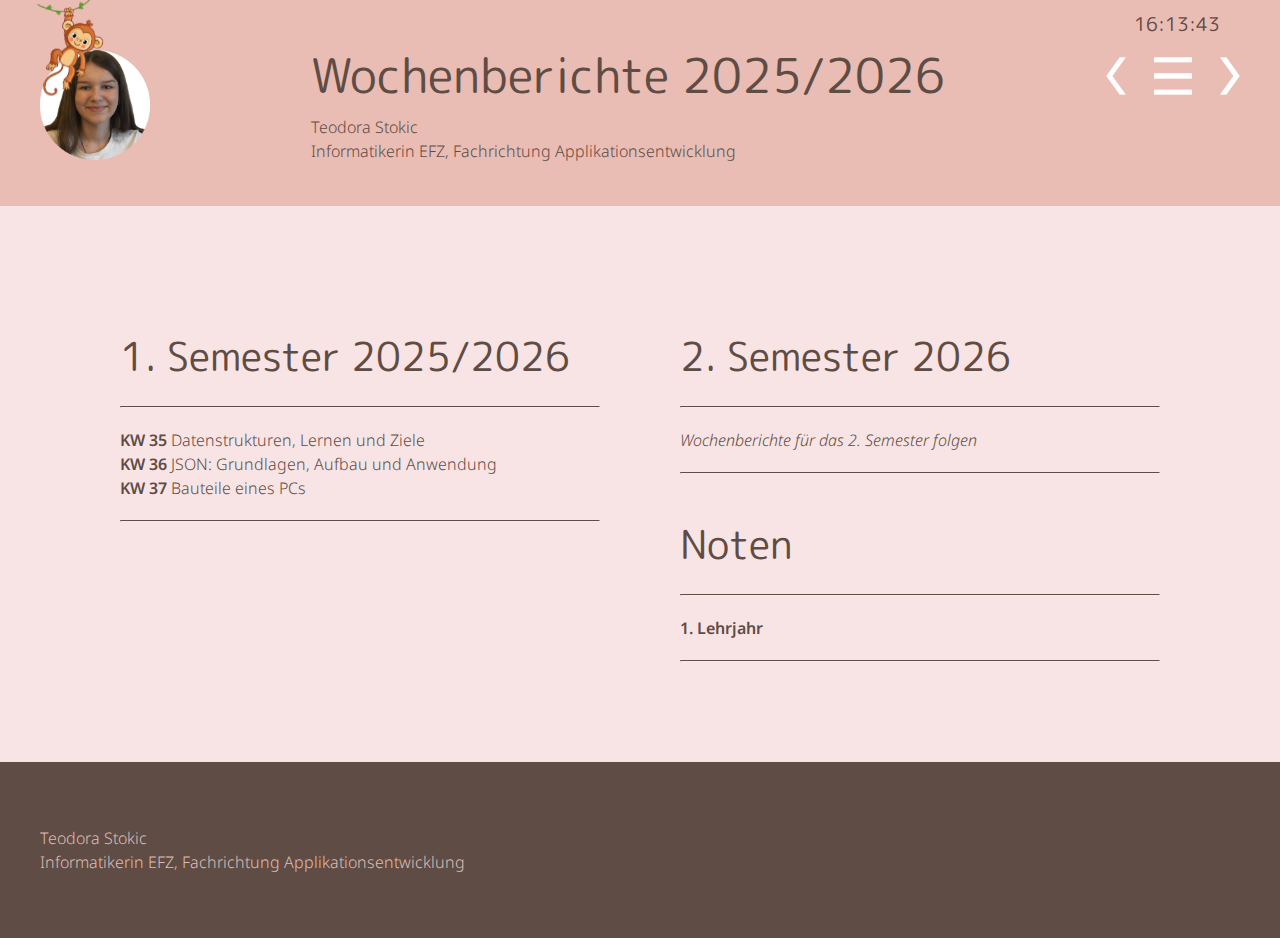
<file: index.html>
<!DOCTYPE html>
<html lang="de">

<head>
  <meta charset="utf-8">
  <meta name="viewport" content="width=device-width, initial-scale=1.0">
  <title>Wochenberichte 2025/2026, Teodora Stokic, Informatikerin EFZ, Fachrichtung: Applikationsentwicklung</title>
  <link rel="stylesheet" href="css/style.css">
  <link rel="stylesheet" href="css/prism.css">
  <link rel="shortcut icon" href="favicon.ico" type="image/x-icon">
  <link rel="shortcut icon" href="favicon.ico">
  <link rel="icon" type="image/png" href="images/favicon.png" sizes="32x32">
  <link rel="icon" type="image/png" href="images/favicon.png" sizes="96x96">
  <link rel="apple-touch-icon" sizes="180x180" href="images/favicon.png">
  <meta name="msapplication-TileImage" content="images/favicon.png">
</head>

<body>

  <!-- - - - - - - - - - - - Kopfzeile Start - - - - - - - - - - - -->
  <header class="fade-in-up">

    <!-- Logo Start -->
    <a href="index.html">
      <div class="logo">
        <img src="images/logo.png"alt="Mein Foto">
      </div>
    </a>
    <!-- Logo Ende -->

    <!-- Text Start -->
    <div class="titel">
      <h1>Wochenberichte 2025/2026</h1>
      Teodora Stokic<br>
      Informatikerin EFZ, Fachrichtung Applikationsentwicklung
    </div>
    <!-- Text Ende -->

    <!-- Navigation Start -->
    <nav>
      <div class="arrow"><a href="kw_36_2025.html" title="Back"><img src="images/arrow_back.png"></a></div>
      <div class="overview"><a href="index.html" title="Overview"><img src="images/hamburger.png"></a></div>
      <div class="arrow"><a href="kw_35_2025.html" title="Next"><img src="images/arrow_next.png"></a></div>
    </nav>
    <!-- Navigation Ende -->
      <div class="uhr" id="uhr"></div>
  </header>
  <!-- - - - - - - - - - - - Kopfzeile Ende - - - - - - - - - - - -->

  <!-- - - - - - - - - - - - Inhalt Start - - - - - - - - - - - -->
  <main>

    <!-- - - - - - - - - - - - Erste Spalte Start - - - - - - - - - - - -->
    <section class="fade-in-up">
      <h2>1. Semester 2025/2026</h2>
      <hr>
      <a href="kw_35_2025.html"><strong>KW 35 </strong>Datenstrukturen, Lernen und Ziele</a><br>
      <a href="kw_36_2025.html"><strong>KW 36 </strong>JSON: Grundlagen, Aufbau und Anwendung</a><br>
      <a href="kw_37_2025.html"><strong>KW 37 </strong>Bauteile eines PCs</a><br>
      <hr>
    </section>
    <!-- - - - - - - - - - - - Erste Spalte Ende - - - - - - - - - - - -->

    <!--- - - - - - - - - - - Zweite Spalte Start - - - - - - - - - - - -->
    <section class="fade-in-up">
      <h2>2. Semester 2026</h2>
      <hr>
      <p><i>Wochenberichte für das 2. Semester folgen</i></p>
      <hr>
      <h2>Noten</h2>
      <hr>
      <a href="noten_api_abu_2025_2026.html"><strong>1. Lehrjahr</strong></a>
      <hr>
    </section>
    <!-- - - - - - - - - - - - Zweite Spalte Ende - - - - - - - - - - - -->

  </main>
  <!-- - - - - - - - - - - - Inhalt Ende - - - - - - - - - - - -->


  <!-- - - - - - - - - - - - Fusszeile Start - - - - - - - - - - - -->
  <footer class="fade-in-up">
    <strong>Wochenberichte 2025/2026</strong><br>
    Teodora Stokic<br>
    Informatikerin EFZ, Fachrichtung Applikationsentwicklung<br><br>
  </footer>
  <!-- - - - - - - - - - - - Fusszeile Ende - - - - - - - - - - - -->

  <script src="js/fadein.js"></script>
  
<div id="scrollBar"></div>
<img src="images/monkey.png" id="monkey" alt="Affe">

</body>

</html>
</file>
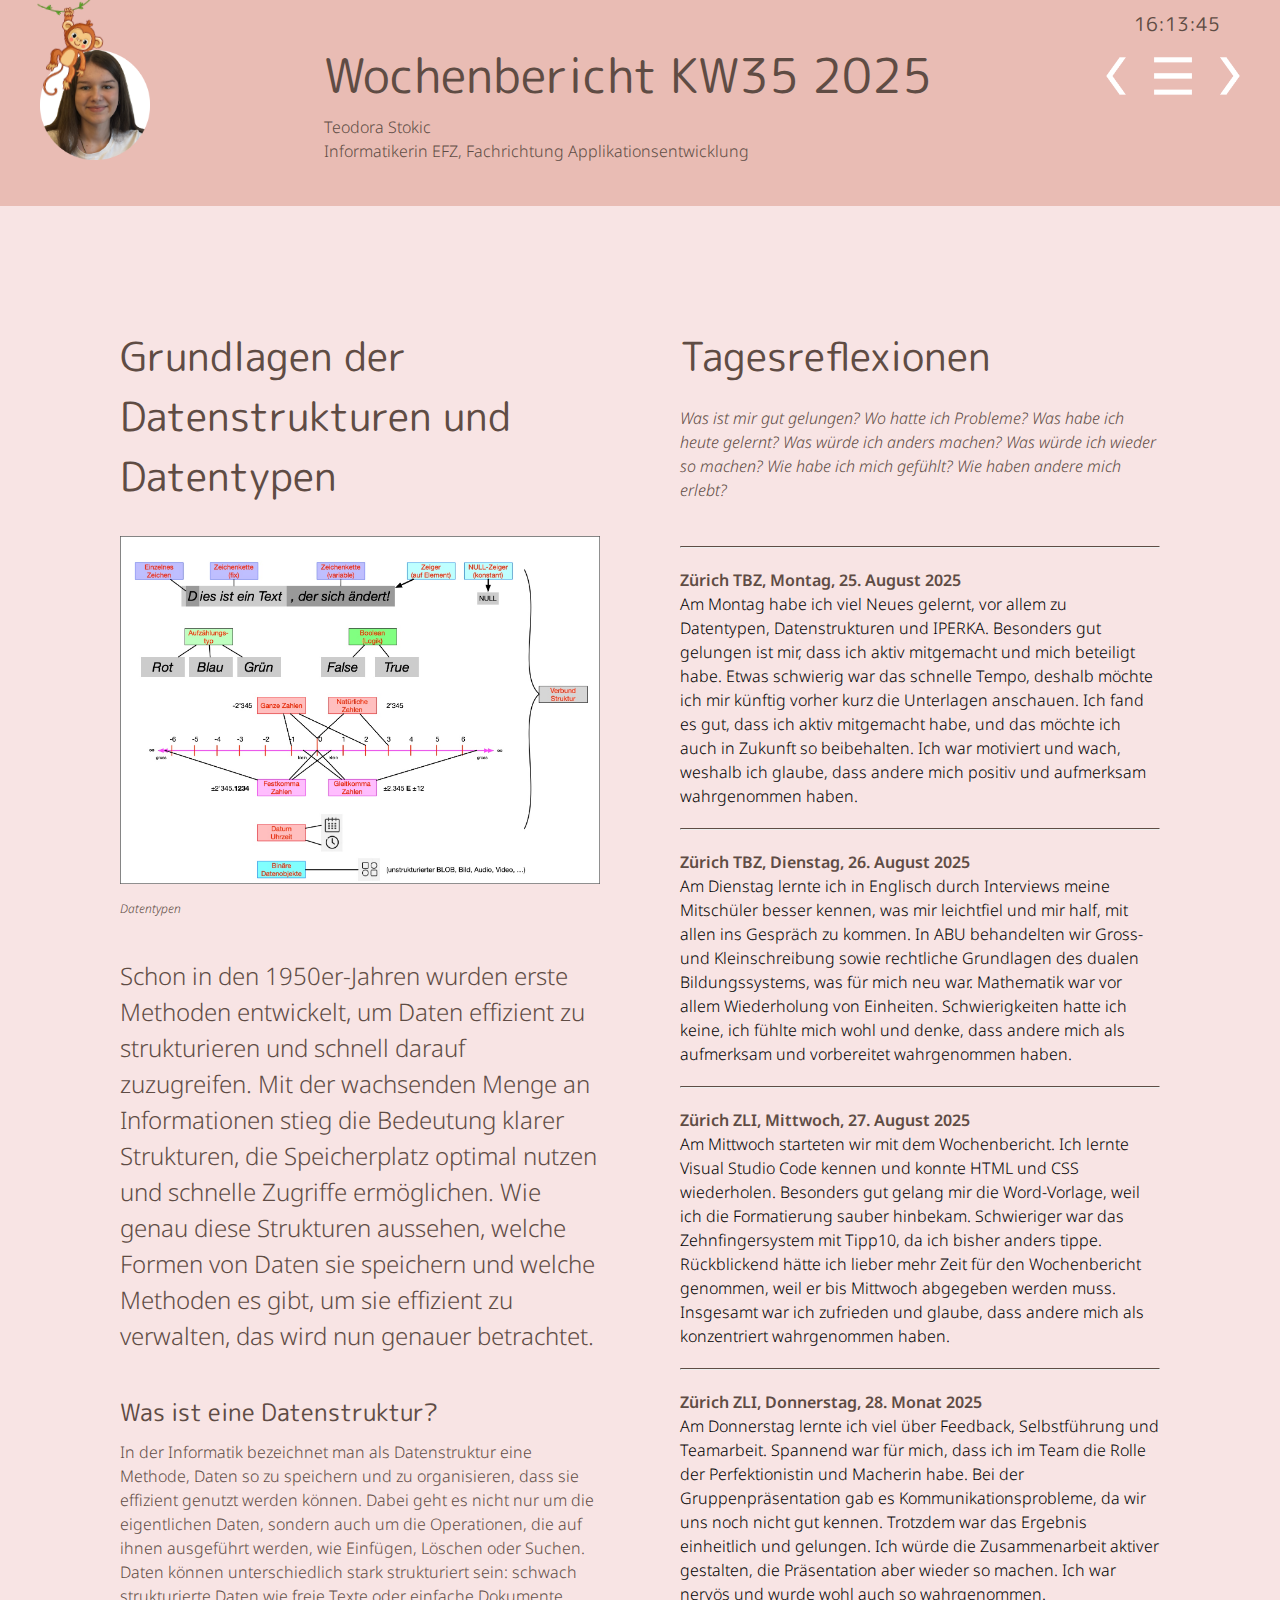
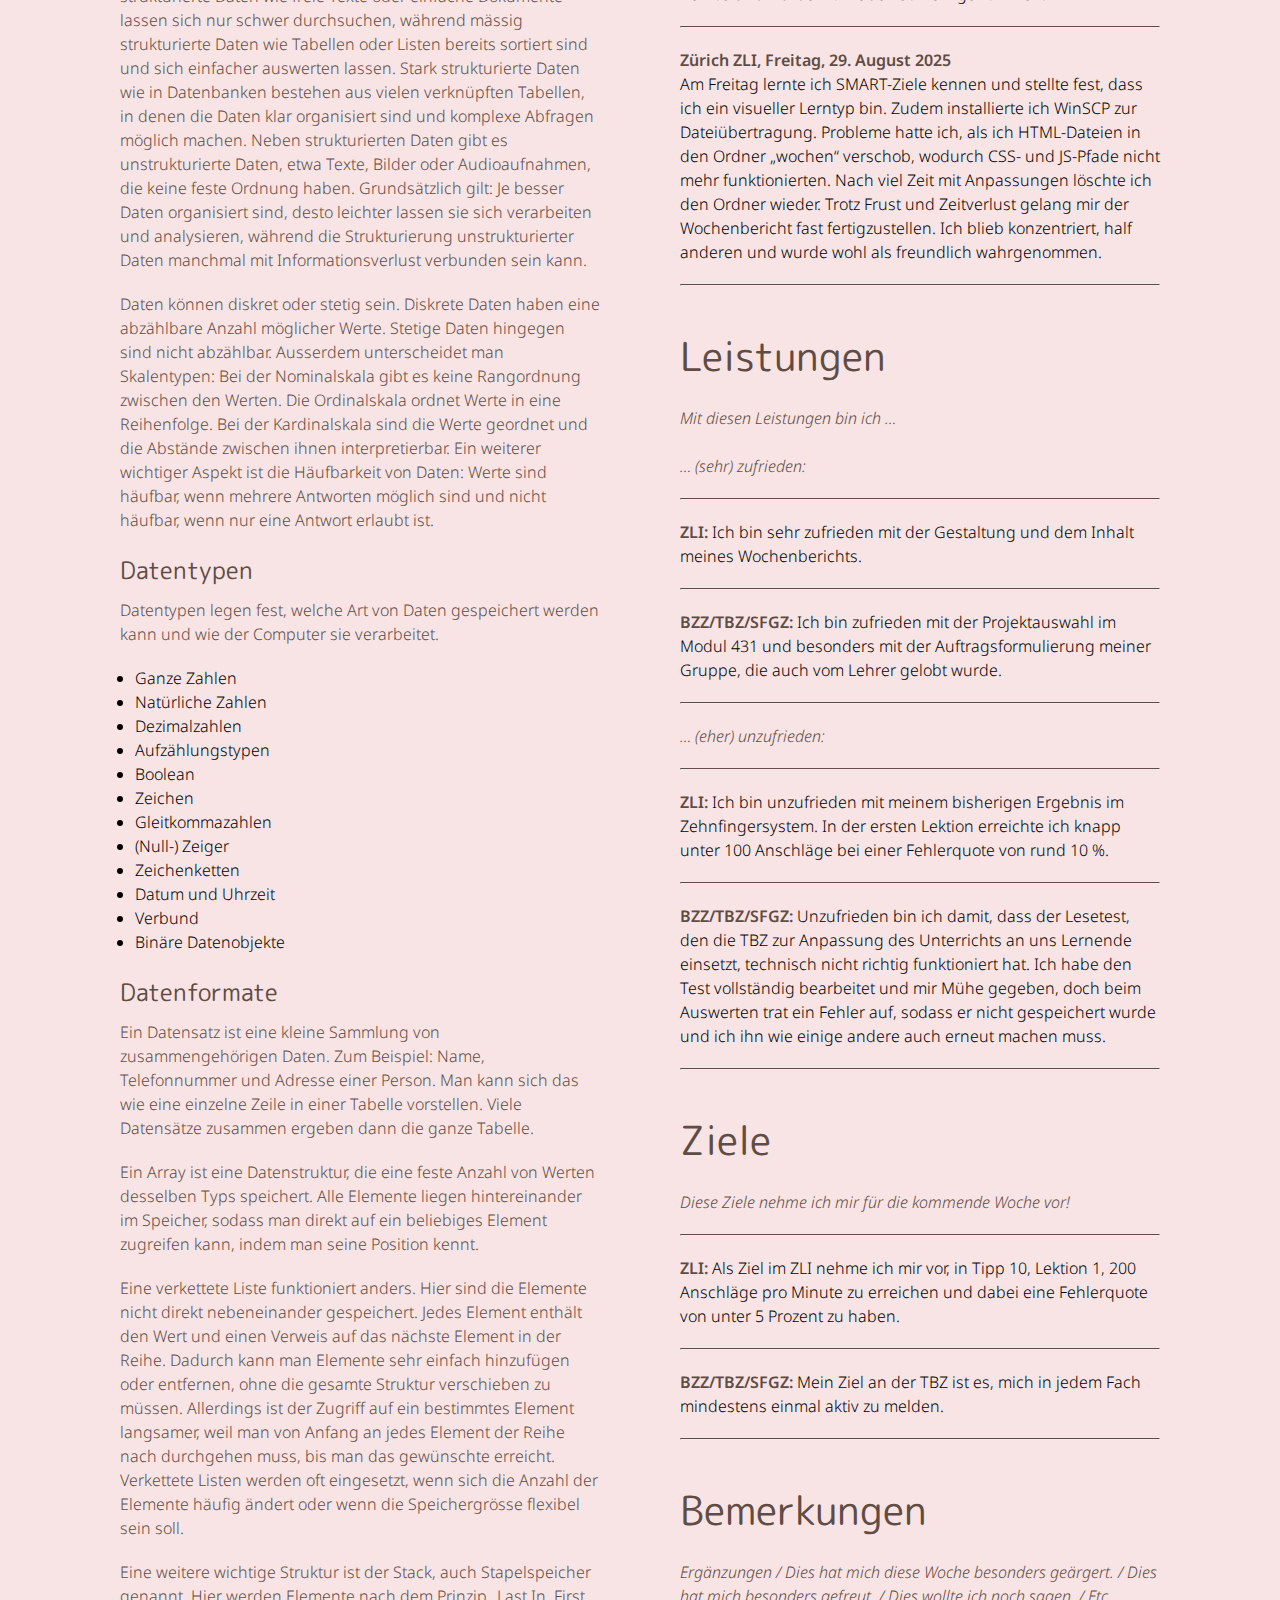
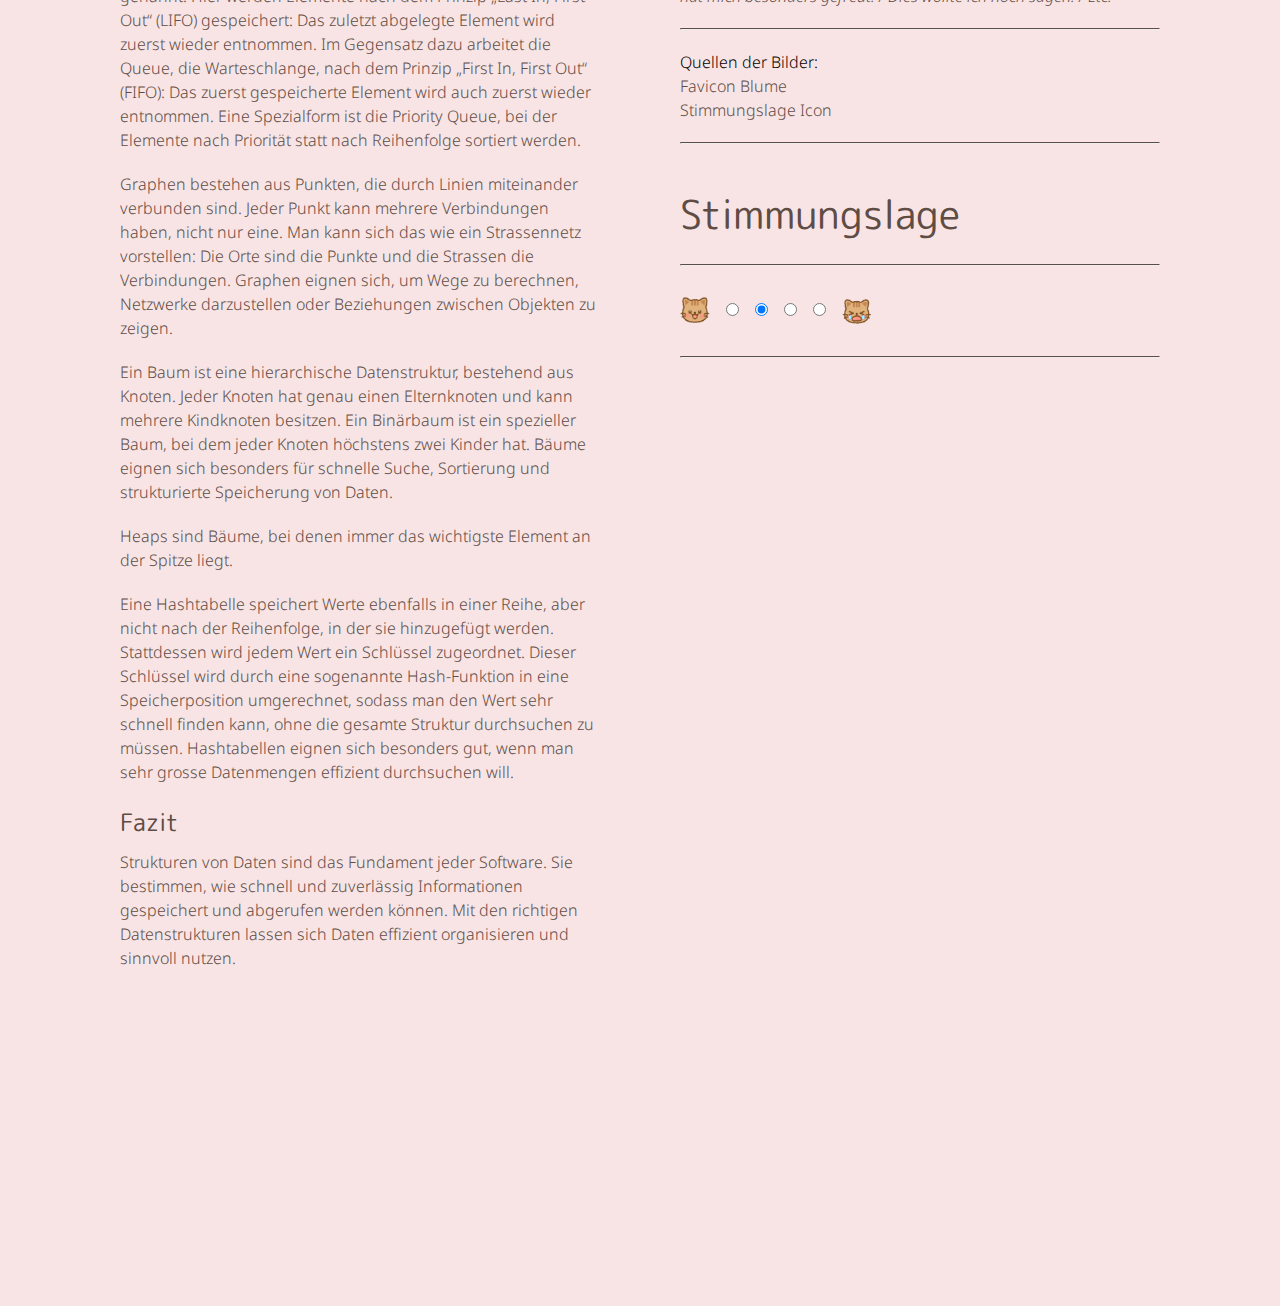
<file: kw_35_2025.html>
<!DOCTYPE html>
<html lang="de">

<head>
  <meta charset="utf-8">
  <meta name="viewport" content="width=device-width, initial-scale=1.0">
  <title>Wochenbericht KW35 2025, Teodora Stokic, Informatikerin EFZ, Fachrichtung Applikationsentwicklung</title>
  <link rel="stylesheet" href="css/style.css">
  <link rel="stylesheet" href="css/prism.css">
  <link rel="shortcut icon" href="favicon.ico" type="image/x-icon">
  <link rel="shortcut icon" href="favicon.ico">
  <link rel="icon" type="image/png" href="images/favicon.png" sizes="32x32">
  <link rel="icon" type="image/png" href="images/favicon.png" sizes="96x96">
  <link rel="apple-touch-icon" sizes="180x180" href="images/favicon.png">
  <meta name="msapplication-TileImage" content="images/favicon.png">
</head>

<body>

  <!-- - - - - - - - - - - - Kopfzeile Start - - - - - - - - - - - -->
  <header class="fade-in-up">

    <!-- Logo Start -->
    <a href="index.html">
      <div class="logo">
        <img src="images/logo.png"alt="Mein Foto">
      </div>
    </a>
    <!-- Logo Ende -->

    <!-- Text Start -->
    <div class="titel">
      <h1>Wochenbericht KW35 2025</h1>
      Teodora Stokic<br>
      Informatikerin EFZ, Fachrichtung Applikationsentwicklung
    </div>
    <!-- Text Ende -->

    <!-- Navigation Start -->
    <nav>
      <div class="arrow"><a href="index.html" title="Back"><img src="images/arrow_back.png"></a></div>
      <div class="overview"><a href="index.html" title="Overview"><img src="images/hamburger.png"></a></div>
      <div class="arrow"><a href="kw_36_2025.html" title="Next"><img src="images/arrow_next.png"></a></div>
    </nav>
    <!-- Navigation Ende -->
     <div class="uhr" id="uhr"></div>

  </header>
  <!-- - - - - - - - - - - - Kopfzeile Ende - - - - - - - - - - - -->

  <!-- - - - - - - - - - - - Inhalt Start - - - - - - - - - - - -->
  <main>
    <!-- - - - - - - - - - - - Erste Spalte Start - - - - - - - - - - - -->
    <section class="fade-in-up">

      <!-- Beitrag Wochenbericht Start -->
      <article class="fade-in-up">
        <h2>Grundlagen der Datenstrukturen und Datentypen</h2>
        <img src="images/Datentypen.jpg">
        <legend><a href="https://gitlab.com/ch-tbz-it/Stud/m162/-/raw/main/Daten_Formate/images/Datentypen.jpg" alt="Datentypen">
      Datentypen
    </a>
        </legend>
        <h4>Schon in den 1950er-Jahren wurden erste Methoden entwickelt, um Daten effizient zu strukturieren und schnell darauf zuzugreifen. Mit der wachsenden Menge an Informationen stieg die Bedeutung klarer Strukturen, die Speicherplatz optimal nutzen und schnelle Zugriffe ermöglichen. Wie genau diese Strukturen aussehen, welche Formen von Daten sie speichern und welche Methoden es gibt, um sie effizient zu verwalten, das wird nun genauer betrachtet.</h4>
        <h3>Was ist eine Datenstruktur?</h3>
        <p>In der Informatik bezeichnet man als Datenstruktur eine Methode, Daten so zu speichern und zu organisieren, dass sie effizient genutzt werden können. Dabei geht es nicht nur um die eigentlichen Daten, sondern auch um die Operationen, die auf ihnen ausgeführt werden, wie Einfügen, Löschen oder Suchen. Daten können unterschiedlich stark strukturiert sein: schwach strukturierte Daten wie freie Texte oder einfache Dokumente lassen sich nur schwer durchsuchen, während mässig strukturierte Daten wie Tabellen oder Listen bereits sortiert sind und sich einfacher auswerten lassen. Stark strukturierte Daten wie in Datenbanken bestehen aus vielen verknüpften Tabellen, in denen die Daten klar organisiert sind und komplexe Abfragen möglich machen. Neben strukturierten Daten gibt es unstrukturierte Daten, etwa Texte, Bilder oder Audioaufnahmen, die keine feste Ordnung haben. Grundsätzlich gilt: Je besser Daten organisiert sind, desto leichter lassen sie sich verarbeiten und analysieren, während die Strukturierung unstrukturierter Daten manchmal mit Informationsverlust verbunden sein kann.</p>
        <p>Daten können diskret oder stetig sein. Diskrete Daten haben eine abzählbare Anzahl möglicher Werte. Stetige Daten hingegen sind nicht abzählbar. Ausserdem unterscheidet man Skalentypen: Bei der Nominalskala gibt es keine Rangordnung zwischen den Werten. Die Ordinalskala ordnet Werte in eine Reihenfolge. Bei der Kardinalskala sind die Werte geordnet und die Abstände zwischen ihnen interpretierbar. Ein weiterer wichtiger Aspekt ist die Häufbarkeit von Daten: Werte sind häufbar, wenn mehrere Antworten möglich sind und nicht häufbar, wenn nur eine Antwort erlaubt ist.</p>
        <h3>Datentypen</h3>
        <p>Datentypen legen fest, welche Art von Daten gespeichert werden kann und wie der Computer sie verarbeitet.</p>
        <ul>
          <li>Ganze Zahlen</li>
          <li>Natürliche Zahlen</li>
          <li>Dezimalzahlen</li>
          <li>Aufzählungstypen</li>
          <li>Boolean</li>
          <li>Zeichen</li>
          <li>Gleitkommazahlen</li>
          <li>(Null-) Zeiger</li>
          <li>Zeichenketten</li>
          <li>Datum und Uhrzeit</li>
          <li>Verbund</li>
          <li>Binäre Datenobjekte</li>
        </ul>
        <h3>Datenformate</h3>
        <p>Ein Datensatz ist eine kleine Sammlung von zusammengehörigen Daten. Zum Beispiel: Name, Telefonnummer und Adresse einer Person. Man kann sich das wie eine einzelne Zeile in einer Tabelle vorstellen. Viele Datensätze zusammen ergeben dann die ganze Tabelle.</p>
        <p>Ein Array ist eine Datenstruktur, die eine feste Anzahl von Werten desselben Typs speichert. Alle Elemente liegen hintereinander im Speicher, sodass man direkt auf ein beliebiges Element zugreifen kann, indem man seine Position kennt.</p>
        <p>Eine verkettete Liste funktioniert anders. Hier sind die Elemente nicht direkt nebeneinander gespeichert. Jedes Element enthält den Wert und einen Verweis auf das nächste Element in der Reihe. Dadurch kann man Elemente sehr einfach hinzufügen oder entfernen, ohne die gesamte Struktur verschieben zu müssen. Allerdings ist der Zugriff auf ein bestimmtes Element langsamer, weil man von Anfang an jedes Element der Reihe nach durchgehen muss, bis man das gewünschte erreicht. Verkettete Listen werden oft eingesetzt, wenn sich die Anzahl der Elemente häufig ändert oder wenn die Speichergrösse flexibel sein soll.</p>
        <p>Eine weitere wichtige Struktur ist der Stack, auch Stapelspeicher genannt. Hier werden Elemente nach dem Prinzip „Last In, First Out“ (LIFO) gespeichert: Das zuletzt abgelegte Element wird zuerst wieder entnommen. Im Gegensatz dazu arbeitet die Queue, die Warteschlange, nach dem Prinzip „First In, First Out“ (FIFO): Das zuerst gespeicherte Element wird auch zuerst wieder entnommen. Eine Spezialform ist die Priority Queue, bei der Elemente nach Priorität statt nach Reihenfolge sortiert werden.</p>
        <p>Graphen bestehen aus Punkten, die durch Linien miteinander verbunden sind. Jeder Punkt kann mehrere Verbindungen haben, nicht nur eine. Man kann sich das wie ein Strassennetz vorstellen: Die Orte sind die Punkte und die Strassen die Verbindungen. Graphen eignen sich, um Wege zu berechnen, Netzwerke darzustellen oder Beziehungen zwischen Objekten zu zeigen.</p>
        <p>Ein Baum ist eine hierarchische Datenstruktur, bestehend aus Knoten. Jeder Knoten hat genau einen Elternknoten und kann mehrere Kindknoten besitzen. Ein Binärbaum ist ein spezieller Baum, bei dem jeder Knoten höchstens zwei Kinder hat. Bäume eignen sich besonders für schnelle Suche, Sortierung und strukturierte Speicherung von Daten.</p>
        <p>Heaps sind Bäume, bei denen immer das wichtigste Element an der Spitze liegt.</p>
        <p>Eine Hashtabelle speichert Werte ebenfalls in einer Reihe, aber nicht nach der Reihenfolge, in der sie hinzugefügt werden. Stattdessen wird jedem Wert ein Schlüssel zugeordnet. Dieser Schlüssel wird durch eine sogenannte Hash-Funktion in eine Speicherposition umgerechnet, sodass man den Wert sehr schnell finden kann, ohne die gesamte Struktur durchsuchen zu müssen. Hashtabellen eignen sich besonders gut, wenn man sehr grosse Datenmengen effizient durchsuchen will.</p>
        <!-- Ich habe mich bewusst gegen <br> entschieden -->
         <h3>Fazit</h3>
        <p>Strukturen von Daten sind das Fundament jeder Software. Sie bestimmen, wie schnell und zuverlässig Informationen gespeichert und abgerufen werden können. Mit den richtigen Datenstrukturen lassen sich Daten effizient organisieren und sinnvoll nutzen.</p>
      </article>
      <!-- Beitrag Wochenbericht Ende -->

    </section>
    <!-- - - - - - - - - - - - Erste Spalte Ende - - - - - - - - - - - -->


    <!--- - - - - - - - - - - Zweite Spalte Start - - - - - - - - - - - -->
    <section class="fade-in-up">

      <!-- Tagesreflexionen Start -->
      <h2>Tagesreflexionen</h2>
      <i>Was ist mir gut gelungen? Wo hatte ich Probleme? Was habe ich heute gelernt? Was würde ich anders machen? Was
        würde ich wieder so machen? Wie habe ich mich gefühlt? Wie haben andere mich erlebt?</i><br><br>
      <hr>
      <strong>Zürich TBZ, Montag, 25. August 2025</strong><br>
      Am Montag habe ich viel Neues gelernt, vor allem zu Datentypen, Datenstrukturen und IPERKA. Besonders gut gelungen ist mir, dass ich aktiv mitgemacht und mich beteiligt habe. Etwas schwierig war das schnelle Tempo, deshalb möchte ich mir künftig vorher kurz die Unterlagen anschauen. Ich fand es gut, dass ich aktiv mitgemacht habe, und das möchte ich auch in Zukunft so beibehalten. Ich war motiviert und wach, weshalb ich glaube, dass andere mich positiv und aufmerksam wahrgenommen haben.
      <hr>
      <strong>Zürich TBZ, Dienstag, 26. August 2025</strong><br>
      Am Dienstag lernte ich in Englisch durch Interviews meine Mitschüler besser kennen, was mir leichtfiel und mir half, mit allen ins Gespräch zu kommen. In ABU behandelten wir Gross- und Kleinschreibung sowie rechtliche Grundlagen des dualen Bildungssystems, was für mich neu war. Mathematik war vor allem Wiederholung von Einheiten. Schwierigkeiten hatte ich keine, ich fühlte mich wohl und denke, dass andere mich als aufmerksam und vorbereitet wahrgenommen haben.
      <hr>
      <strong>Zürich ZLI, Mittwoch, 27. August 2025</strong><br>
      Am Mittwoch starteten wir mit dem Wochenbericht. Ich lernte Visual Studio Code kennen und konnte HTML und CSS wiederholen. Besonders gut gelang mir die Word-Vorlage, weil ich die Formatierung sauber hinbekam. Schwieriger war das Zehnfingersystem mit Tipp10, da ich bisher anders tippe. Rückblickend hätte ich lieber mehr Zeit für den Wochenbericht genommen, weil er bis Mittwoch abgegeben werden muss. Insgesamt war ich zufrieden und glaube, dass andere mich als konzentriert wahrgenommen haben.
      <hr>
      <strong>Zürich ZLI, Donnerstag, 28. Monat 2025</strong><br>
      Am Donnerstag lernte ich viel über Feedback, Selbstführung und Teamarbeit. Spannend war für mich, dass ich im Team die Rolle der Perfektionistin und Macherin habe. Bei der Gruppenpräsentation gab es Kommunikationsprobleme, da wir uns noch nicht gut kennen. Trotzdem war das Ergebnis einheitlich und gelungen. Ich würde die Zusammenarbeit aktiver gestalten, die Präsentation aber wieder so machen. Ich war nervös und wurde wohl auch so wahrgenommen.
      <hr>
      <strong>Zürich ZLI, Freitag, 29. August 2025</strong><br>
      Am Freitag lernte ich SMART-Ziele kennen und stellte fest, dass ich ein visueller Lerntyp bin. Zudem installierte ich WinSCP zur Dateiübertragung. Probleme hatte ich, als ich HTML-Dateien in den Ordner „wochen“ verschob, wodurch CSS- und JS-Pfade nicht mehr funktionierten. Nach viel Zeit mit Anpassungen löschte ich den Ordner wieder. Trotz Frust und Zeitverlust gelang mir der Wochenbericht fast fertigzustellen. Ich blieb konzentriert, half anderen und wurde wohl als freundlich wahrgenommen.
      <hr>
      <!-- Tagesreflexionen Ende -->

      <!-- Leistungen Start -->
      <h2>Leistungen</h2>
      <i>Mit diesen Leistungen bin ich …</i><br><br>
      <i>… (sehr) zufrieden:</i>
      <hr>
      <strong>ZLI:</strong> Ich bin sehr zufrieden mit der Gestaltung und dem Inhalt meines Wochenberichts.
      <hr>
      <strong>BZZ/TBZ/SFGZ:</strong> Ich bin zufrieden mit der Projektauswahl im Modul 431 und besonders mit der Auftragsformulierung meiner Gruppe, die auch vom Lehrer gelobt wurde.
      <hr>
      <i>… (eher) unzufrieden:</i>
      <hr>
      <strong>ZLI:</strong> Ich bin unzufrieden mit meinem bisherigen Ergebnis im Zehnfingersystem. In der ersten Lektion erreichte ich knapp unter 100 Anschläge bei einer Fehlerquote von rund 10 %.
      <hr>
      <strong>BZZ/TBZ/SFGZ:</strong> Unzufrieden bin ich damit, dass der Lesetest, den die TBZ zur Anpassung des Unterrichts an uns Lernende einsetzt, technisch nicht richtig funktioniert hat. Ich habe den Test vollständig bearbeitet und mir Mühe gegeben, doch beim Auswerten trat ein Fehler auf, sodass er nicht gespeichert wurde und ich ihn wie einige andere auch erneut machen muss.
      <hr>
      <!-- Leistungen Ende -->

      <!-- Ziele Start -->
      <h2>Ziele</h2>
      <i>Diese Ziele nehme ich mir für die kommende Woche vor!</i>
      <hr>
      <strong>ZLI:</strong> Als Ziel im ZLI nehme ich mir vor, in Tipp 10, Lektion 1, 200 Anschläge pro Minute zu erreichen und dabei eine Fehlerquote von unter 5 Prozent zu haben.<br>
      <hr>
      <strong>BZZ/TBZ/SFGZ:</strong> Mein Ziel an der TBZ ist es, mich in jedem Fach mindestens einmal aktiv zu melden.<br>
      <hr>
      <!-- Ziele Ende -->

      <!-- Bemerkungen Start -->
      <h2>Bemerkungen</h2>
      <i>Ergänzungen / Dies hat mich diese Woche besonders geärgert. / Dies hat mich besonders gefreut. / Dies wollte
        ich noch sagen. / Etc.</i>
      <hr> Quellen der Bilder:
      <br>
      <a href="https://png.pngtree.com/png-vector/20250304/ourmid/pngtree-spring-pink-flowers-clipart-vector-png-image_15717621.png" target="_blank" alt="pinke Blume">
      Favicon Blume
    </a>
      <br>
    <a href="https://thumb.ac-illust.com/c3/c366ba7a158617c1a1f94c04fb32bcb4_t.jpeg" target="_blank" alt="Stimmungslage Katzenicon">
      Stimmungslage Icon
    </a>
      <hr>
      <!-- Bemerkungen Ende -->

      <!-- Stimmungen Start !!! Bitte entsprechender Radiobutton auf «checked="checked"» setzten !!! -->
      <h2>Stimmungslage</h2>
      <hr>
      <img src="images/icon_happy.png" style="width: 30px; height: 30px; vertical-align: -20px;">&nbsp;&nbsp;&nbsp;
      <input type="radio" name="stimmungslage" >&nbsp;&nbsp;&nbsp;
      <input type="radio" name="stimmungslage" checked="checked">&nbsp;&nbsp;&nbsp;
      <input type="radio" name="stimmungslage">&nbsp;&nbsp;&nbsp;
      <input type="radio" name="stimmungslage">&nbsp;&nbsp;&nbsp;
      <img src="images/icon_sad.png" style="width: 30px; height: 30px; vertical-align: -20px;">
      <hr>
      <!-- Stimmungen Ende -->

    </section>
    <!-- - - - - - - - - - - - Zweite Spalte Ende - - - - - - - - - - - -->
  </main>
  <!-- - - - - - - - - - - - Inhalt Ende - - - - - - - - - - - -->


  <!-- - - - - - - - - - - - Fusszeile Start - - - - - - - - - - - -->
  <footer class="fade-in-up">
    <strong>Wochenbericht KW35 2025</strong><br>
    Teodora Stokic<br>
    Informatikerin EFZ, Fachrichtung Applikationsentwicklung<br><br>
  </footer>
  <!-- - - - - - - - - - - - Fusszeile Ende - - - - - - - - - - - -->

  <script src="js/fadein.js"></script>
  <script src="js/prism.js"></script>
   
<div id="scrollBar"></div>
<img src="images/monkey.png" id="monkey" alt="Affe">

</body>

</html>
</file>
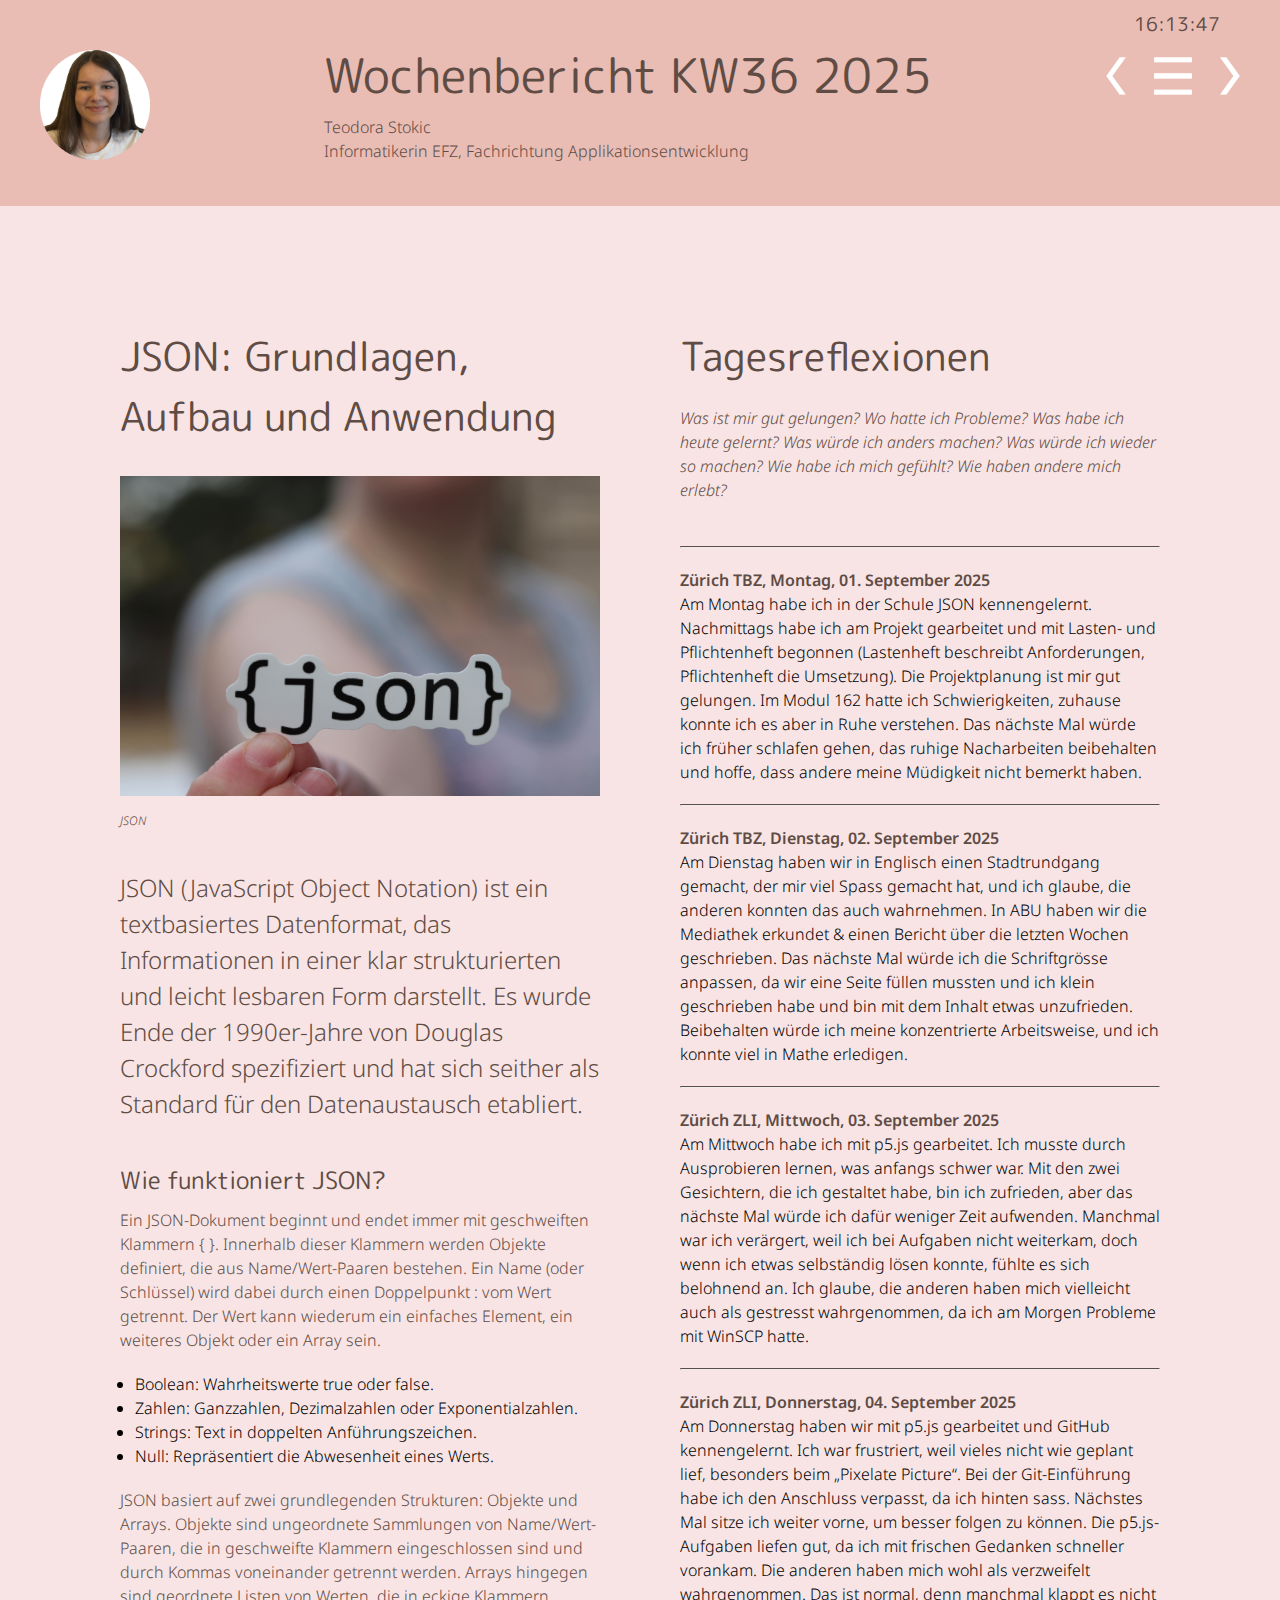
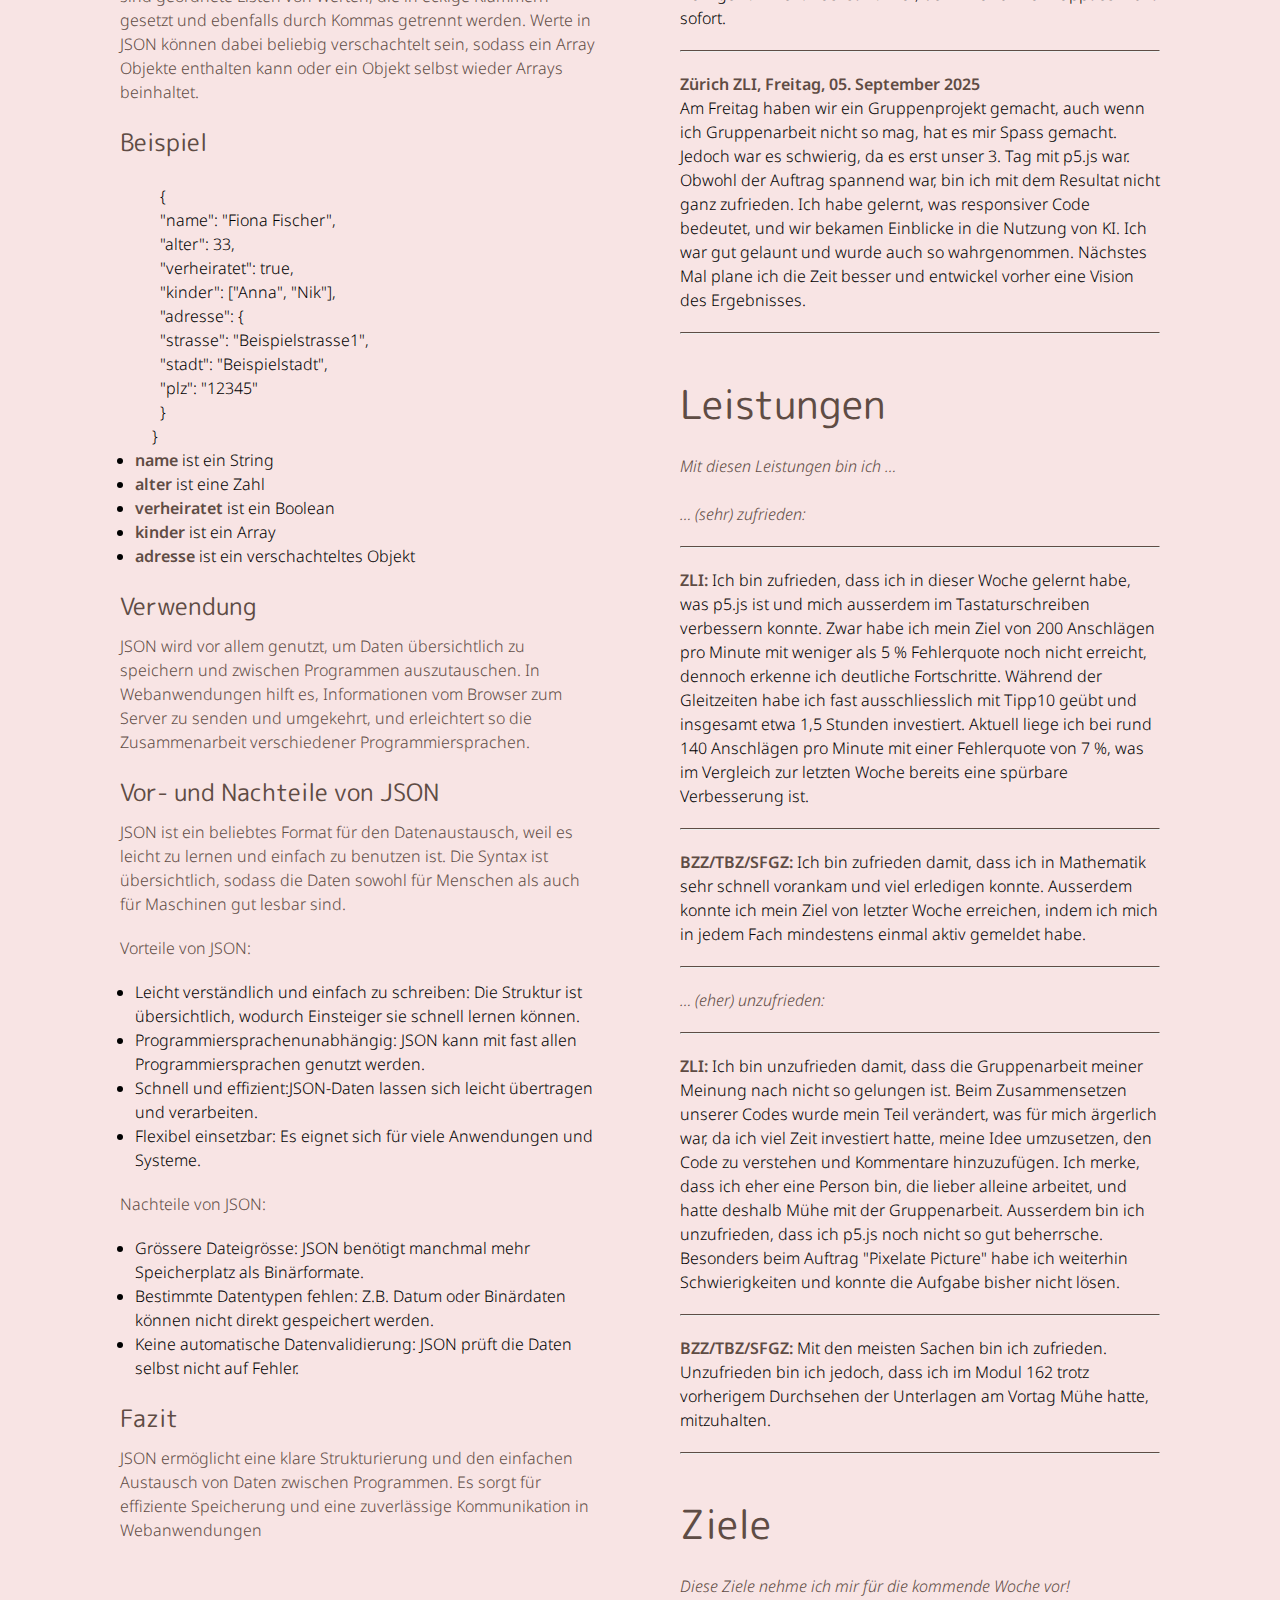
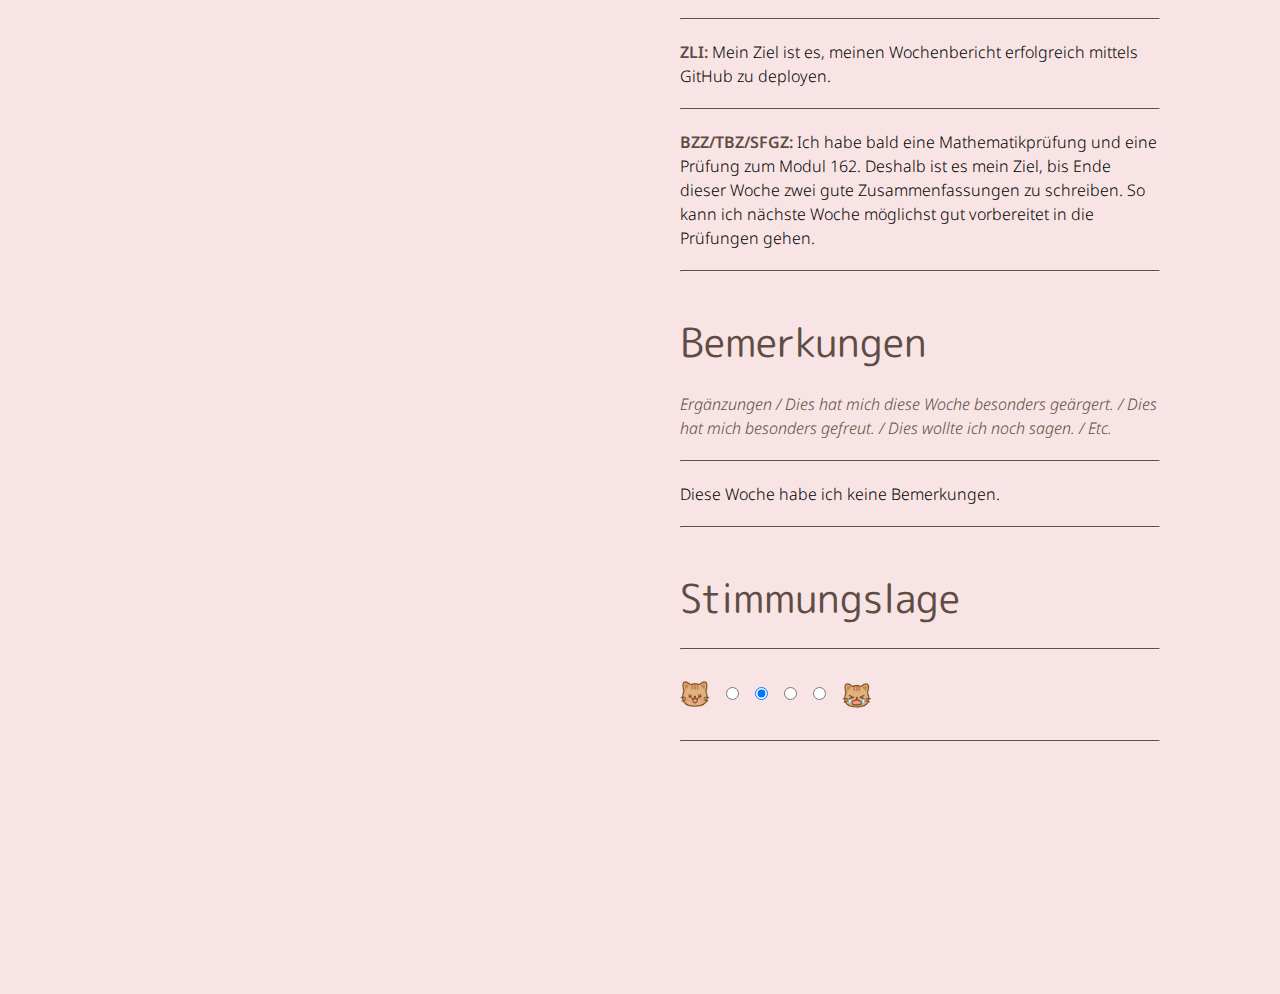
<file: kw_36_2025.html>
<!DOCTYPE html>
<html lang="de">

<head>
  <meta charset="utf-8">
  <meta name="viewport" content="width=device-width, initial-scale=1.0">
  <title>Wochenbericht KW36 2025, Teodora Stokic, Informatikerin EFZ, Fachrichtung Applikationsentwicklung</title>
  <link rel="stylesheet" href="css/style.css">
  <link rel="stylesheet" href="css/prism.css">
  <link rel="shortcut icon" href="favicon.ico" type="image/x-icon">
  <link rel="shortcut icon" href="favicon.ico">
  <link rel="icon" type="image/png" href="images/favicon.png" sizes="32x32">
  <link rel="icon" type="image/png" href="images/favicon.png" sizes="96x96">
  <link rel="apple-touch-icon" sizes="180x180" href="images/favicon.png">
  <meta name="msapplication-TileImage" content="images/favicon.png">
</head>

<body>

  <!-- - - - - - - - - - - - Kopfzeile Start - - - - - - - - - - - -->
  <header class="fade-in-up">

    <!-- Logo Start -->
    <a href="index.html">
      <div class="logo">
        <img src="images/logo.png"alt="Mein Foto">
      </div>
    </a>
    <!-- Logo Ende -->

    <!-- Text Start -->
    <div class="titel">
      <h1>Wochenbericht KW36 2025</h1>
      Teodora Stokic<br>
     Informatikerin EFZ, Fachrichtung Applikationsentwicklung
    </div>
    <!-- Text Ende -->

    <!-- Navigation Start -->
    <nav>
      <div class="arrow"><a href="kw_35_2025.html" title="Back"><img src="images/arrow_back.png"></a></div>
      <div class="overview"><a href="index.html" title="Overview"><img src="images/hamburger.png"></a></div>
      <div class="arrow"><a href="index.html" title="Next"><img src="images/arrow_next.png"></a></div>
    </nav>
    <!-- Navigation Ende -->
     <div class="uhr" id="uhr"></div>

  </header>
  <!-- - - - - - - - - - - - Kopfzeile Ende - - - - - - - - - - - -->

  <!-- - - - - - - - - - - - Inhalt Start - - - - - - - - - - - -->
  <main>
    <!-- - - - - - - - - - - - Erste Spalte Start - - - - - - - - - - - -->
    <section class="fade-in-up">

      <!-- Beitrag Wochenbericht Start -->
      <article class="fade-in-up">
        <h2>JSON: Grundlagen, Aufbau und Anwendung</h2>
        <img src="images/json_hand.jpg"alt="Person hält ein Blatt Papier mit JSON-Code in der Hand">
        <legend><a href="https://www.pexels.com/photo/a-person-holding-a-paper-11035481/" alt="Person hält ein Blatt Papier mit JSON-Code in der Hand">
      JSON
    </a>
        </legend>
        <h4>JSON (JavaScript Object Notation) ist ein textbasiertes Datenformat, das Informationen in einer klar strukturierten und leicht lesbaren Form darstellt. Es wurde Ende der 1990er-Jahre von Douglas Crockford spezifiziert und hat sich seither als Standard für den Datenaustausch etabliert.</h4>
        <h3>Wie funktioniert JSON?</h3>
        <p>Ein JSON-Dokument beginnt und endet immer mit geschweiften Klammern { }. Innerhalb dieser Klammern werden Objekte definiert, die aus Name/Wert-Paaren bestehen. Ein Name (oder Schlüssel) wird dabei durch einen Doppelpunkt : vom Wert getrennt. Der Wert kann wiederum ein einfaches Element, ein weiteres Objekt oder ein Array sein.
        </p>
        <ul>
          <li>Boolean: Wahrheitswerte true oder false.</li>
          <li>Zahlen: Ganzzahlen, Dezimalzahlen oder Exponentialzahlen.</li>
          <li>Strings: Text in doppelten Anführungszeichen.</li>
          <li>Null: Repräsentiert die Abwesenheit eines Werts.</li>
        </ul>
        <p>
        JSON basiert auf zwei grundlegenden Strukturen: Objekte und Arrays. Objekte sind ungeordnete Sammlungen von Name/Wert-Paaren, die in geschweifte Klammern eingeschlossen sind und durch Kommas voneinander getrennt werden. Arrays hingegen sind geordnete Listen von Werten, die in eckige Klammern gesetzt und ebenfalls durch Kommas getrennt werden. Werte in JSON können dabei beliebig verschachtelt sein, sodass ein Array Objekte enthalten kann oder ein Objekt selbst wieder Arrays beinhaltet.
        </p>
         <h3>Beispiel</h3>
        <pre><code>
          {
          "name": "Fiona Fischer",
          "alter": 33,
          "verheiratet": true,
          "kinder": ["Anna", "Nik"],
          "adresse": {
          "strasse": "Beispielstrasse1",
          "stadt": "Beispielstadt",
          "plz": "12345" 
          }
        }</code></pre> 
        <ul>
          <li><strong>name</strong> ist ein String</li>
          <li><strong>alter</strong> ist eine Zahl</li>
          <li><strong>verheiratet</strong> ist ein Boolean</li>
          <li><strong>kinder</strong> ist ein Array</li>
          <li><strong>adresse</strong> ist ein verschachteltes Objekt</li>
        </ul>
        <h3>Verwendung</h3>
        <p>JSON wird vor allem genutzt, um Daten übersichtlich zu speichern und zwischen Programmen auszutauschen. In Webanwendungen hilft es, Informationen vom Browser zum Server zu senden und umgekehrt, und erleichtert so die Zusammenarbeit verschiedener Programmiersprachen.</p>
        <h3>Vor- und Nachteile von JSON</h3>
        <p>JSON ist ein beliebtes Format für den Datenaustausch, weil es leicht zu lernen und einfach zu benutzen ist. Die Syntax ist übersichtlich, sodass die Daten sowohl für Menschen als auch für Maschinen gut lesbar sind.
        </p>
        <p>Vorteile von JSON:</p>
        <ul>
          <li>Leicht verständlich und einfach zu schreiben: Die Struktur ist übersichtlich, wodurch Einsteiger sie schnell lernen können.</li>
          <li>Programmiersprachenunabhängig: JSON kann mit fast allen Programmiersprachen genutzt werden.</li>
          <li>Schnell und effizient:JSON-Daten lassen sich leicht übertragen und verarbeiten.</li>
          <li>Flexibel einsetzbar: Es eignet sich für viele Anwendungen und Systeme.</li>
        </ul>
        <p>Nachteile von JSON:</p>
        <ul>
          <li>Grössere Dateigrösse: JSON benötigt manchmal mehr Speicherplatz als Binärformate.</li>
          <li>Bestimmte Datentypen fehlen: Z.B. Datum oder Binärdaten können nicht direkt gespeichert werden.</li>
          <li>Keine automatische Datenvalidierung: JSON prüft die Daten selbst nicht auf Fehler.</li>
        </ul>
        <h3>Fazit</h3>
        <p>JSON ermöglicht eine klare Strukturierung und den einfachen Austausch von Daten zwischen Programmen. Es sorgt für effiziente Speicherung und eine zuverlässige Kommunikation in Webanwendungen</p>
      </article>
      <!-- Beitrag Wochenbericht Ende -->

     

    </section>
    <!-- - - - - - - - - - - - Erste Spalte Ende - - - - - - - - - - - -->


    <!--- - - - - - - - - - - Zweite Spalte Start - - - - - - - - - - - -->
    <section class="fade-in-up">

      <!-- Tagesreflexionen Start -->
      <h2>Tagesreflexionen</h2>
      <i>Was ist mir gut gelungen? Wo hatte ich Probleme? Was habe ich heute gelernt? Was würde ich anders machen? Was
        würde ich wieder so machen? Wie habe ich mich gefühlt? Wie haben andere mich erlebt?</i><br><br>
      <hr>
      <strong>Zürich TBZ, Montag, 01. September 2025</strong><br>
      Am Montag habe ich in der Schule JSON kennengelernt. Nachmittags habe ich am Projekt gearbeitet und mit Lasten- und Pflichtenheft begonnen (Lastenheft beschreibt Anforderungen, Pflichtenheft die Umsetzung). Die Projektplanung ist mir gut gelungen. Im Modul 162 hatte ich Schwierigkeiten, zuhause konnte ich es aber in Ruhe verstehen. Das nächste Mal würde ich früher schlafen gehen, das ruhige Nacharbeiten beibehalten und hoffe, dass andere meine Müdigkeit nicht bemerkt haben.
      <hr>
      <strong>Zürich TBZ, Dienstag, 02. September 2025</strong><br>
      Am Dienstag haben wir in Englisch einen Stadtrundgang gemacht, der mir viel Spass gemacht hat, und ich glaube, die anderen konnten das auch wahrnehmen. In ABU haben wir die Mediathek erkundet & einen Bericht über die letzten Wochen geschrieben. Das nächste Mal würde ich die Schriftgrösse anpassen, da wir eine Seite füllen mussten und ich klein geschrieben habe und bin mit dem Inhalt etwas unzufrieden. Beibehalten würde ich meine konzentrierte Arbeitsweise, und ich konnte viel in Mathe erledigen.
      <hr>
      <strong>Zürich ZLI, Mittwoch, 03. September 2025</strong><br>
      Am Mittwoch habe ich mit p5.js gearbeitet. Ich musste durch Ausprobieren lernen, was anfangs schwer war. Mit den zwei Gesichtern, die ich gestaltet habe, bin ich zufrieden, aber das nächste Mal würde ich dafür weniger Zeit aufwenden. Manchmal war ich verärgert, weil ich bei Aufgaben nicht weiterkam, doch wenn ich etwas selbständig lösen konnte, fühlte es sich belohnend an. Ich glaube, die anderen haben mich vielleicht auch als gestresst wahrgenommen, da ich am Morgen Probleme mit WinSCP hatte.
      <hr>
      <strong>Zürich ZLI, Donnerstag, 04. September 2025</strong><br>
      Am Donnerstag haben wir mit p5.js gearbeitet und GitHub kennengelernt. Ich war frustriert, weil vieles nicht wie geplant lief, besonders beim „Pixelate Picture“. Bei der Git-Einführung habe ich den Anschluss verpasst, da ich hinten sass. Nächstes Mal sitze ich weiter vorne, um besser folgen zu können. Die p5.js-Aufgaben liefen gut, da ich mit frischen Gedanken schneller vorankam. Die anderen haben mich wohl als verzweifelt wahrgenommen. Das ist normal, denn manchmal klappt es nicht sofort.
      <hr>
      <strong>Zürich ZLI, Freitag, 05. September 2025</strong><br>
      Am Freitag haben wir ein Gruppenprojekt gemacht, auch wenn ich Gruppenarbeit nicht so mag, hat es mir Spass gemacht. Jedoch war es schwierig, da es erst unser 3. Tag mit p5.js war. Obwohl der Auftrag spannend war, bin ich mit dem Resultat nicht ganz zufrieden. Ich habe gelernt, was responsiver Code bedeutet, und wir bekamen Einblicke in die Nutzung von KI. Ich war gut gelaunt und wurde auch so wahrgenommen. Nächstes Mal plane ich die Zeit besser und entwickel vorher eine Vision des Ergebnisses.
      <hr>
      <!-- Tagesreflexionen Ende -->

      <!-- Leistungen Start -->
      <h2>Leistungen</h2>
      <i>Mit diesen Leistungen bin ich …</i><br><br>
      <i>… (sehr) zufrieden:</i>
      <hr>
      <strong>ZLI:</strong> Ich bin zufrieden, dass ich in dieser Woche gelernt habe, was p5.js ist und mich ausserdem im Tastaturschreiben verbessern konnte. Zwar habe ich mein Ziel von 200 Anschlägen pro Minute mit weniger als 5 % Fehlerquote noch nicht erreicht, dennoch erkenne ich deutliche Fortschritte. Während der Gleitzeiten habe ich fast ausschliesslich mit Tipp10 geübt und insgesamt etwa 1,5 Stunden investiert. Aktuell liege ich bei rund 140 Anschlägen pro Minute mit einer Fehlerquote von 7 %, was im Vergleich zur letzten Woche bereits eine spürbare Verbesserung ist.
      <hr>
      <strong>BZZ/TBZ/SFGZ:</strong> Ich bin zufrieden damit, dass ich in Mathematik sehr schnell vorankam und viel erledigen konnte. Ausserdem konnte ich mein Ziel von letzter Woche erreichen, indem ich mich in jedem Fach mindestens einmal aktiv gemeldet habe.
      <hr>
      <i>… (eher) unzufrieden:</i>
      <hr>
      <strong>ZLI:</strong> Ich bin unzufrieden damit, dass die Gruppenarbeit meiner Meinung nach nicht so gelungen ist. Beim Zusammensetzen unserer Codes wurde mein Teil verändert, was für mich ärgerlich war, da ich viel Zeit investiert hatte, meine Idee umzusetzen, den Code zu verstehen und Kommentare hinzuzufügen. Ich merke, dass ich eher eine Person bin, die lieber alleine arbeitet, und hatte deshalb Mühe mit der Gruppenarbeit. 
Ausserdem bin ich unzufrieden, dass ich p5.js noch nicht so gut beherrsche. Besonders beim Auftrag "Pixelate Picture" habe ich weiterhin Schwierigkeiten und konnte die Aufgabe bisher nicht lösen.
      <hr>
      <strong>BZZ/TBZ/SFGZ:</strong> Mit den meisten Sachen bin ich zufrieden. Unzufrieden bin ich jedoch, dass ich im Modul 162 trotz vorherigem Durchsehen der Unterlagen am Vortag Mühe hatte, mitzuhalten.
      <hr>
      <!-- Leistungen Ende -->

      <!-- Ziele Start -->
      <h2>Ziele</h2>
      <i>Diese Ziele nehme ich mir für die kommende Woche vor!</i>
      <hr>
      <strong>ZLI:</strong> Mein Ziel ist es, meinen Wochenbericht erfolgreich mittels GitHub zu deployen.<br>
      <hr>
      <strong>BZZ/TBZ/SFGZ:</strong> Ich habe bald eine Mathematikprüfung und eine Prüfung zum Modul 162. Deshalb ist es mein Ziel, bis Ende dieser Woche zwei gute Zusammenfassungen zu schreiben. So kann ich nächste Woche möglichst gut vorbereitet in die Prüfungen gehen.<br>
      <hr>
      <!-- Ziele Ende -->

      <!-- Bemerkungen Start -->
      <h2>Bemerkungen</h2>
      <i>Ergänzungen / Dies hat mich diese Woche besonders geärgert. / Dies hat mich besonders gefreut. / Dies wollte
        ich noch sagen. / Etc.</i>
      <hr>
      Diese Woche habe ich keine Bemerkungen.
      <hr>
      <!-- Bemerkungen Ende -->

      <!-- Stimmungen Start !!! Bitte entsprechender Radiobutton auf «checked="checked"» setzten !!! -->
      <h2>Stimmungslage</h2>
      <hr>
      <img src="images/icon_happy.png" style="width: 30px; height: 30px; vertical-align: -20px;">&nbsp;&nbsp;&nbsp;
      <input type="radio" name="stimmungslage">&nbsp;&nbsp;&nbsp;
      <input type="radio" name="stimmungslage"checked="checked">&nbsp;&nbsp;&nbsp;
      <input type="radio" name="stimmungslage">&nbsp;&nbsp;&nbsp;
      <input type="radio" name="stimmungslage">&nbsp;&nbsp;&nbsp;
      <img src="images/icon_sad.png" style="width: 30px; height: 30px; vertical-align: -20px;">
      <hr>
      <!-- Stimmungen Ende -->

    </section>
    <!-- - - - - - - - - - - - Zweite Spalte Ende - - - - - - - - - - - -->
  </main>
  <!-- - - - - - - - - - - - Inhalt Ende - - - - - - - - - - - -->


  <!-- - - - - - - - - - - - Fusszeile Start - - - - - - - - - - - -->
  <footer class="fade-in-up">
    <strong>Wochenbericht KW36 2025</strong><br>
    Teodora Stokic<br>
    Informatikerin EFZ, Fachrichtung Applikationsentwicklungs
  </footer>
  <!-- - - - - - - - - - - - Fusszeile Ende - - - - - - - - - - - -->

  <script src="js/fadein.js"></script>
  <script src="js/prism.js"></script>
</body>

</html>
</file>
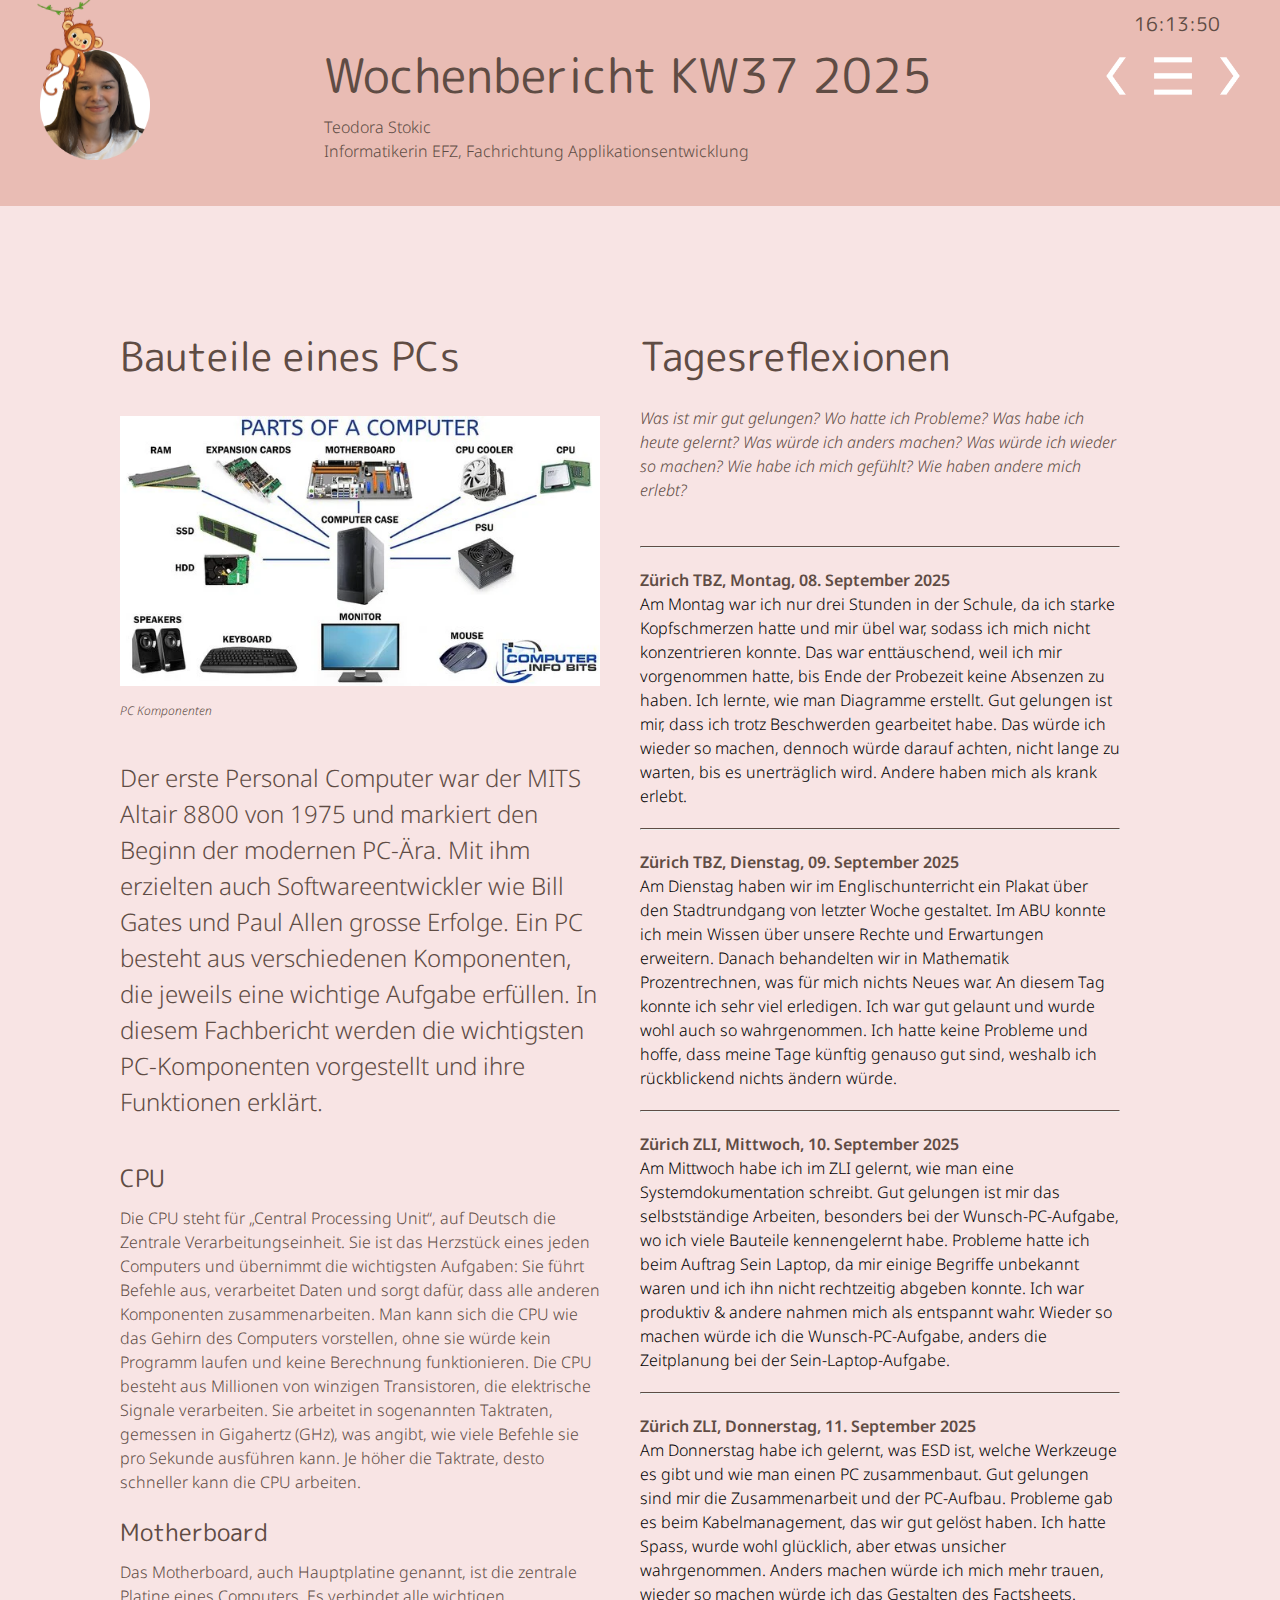
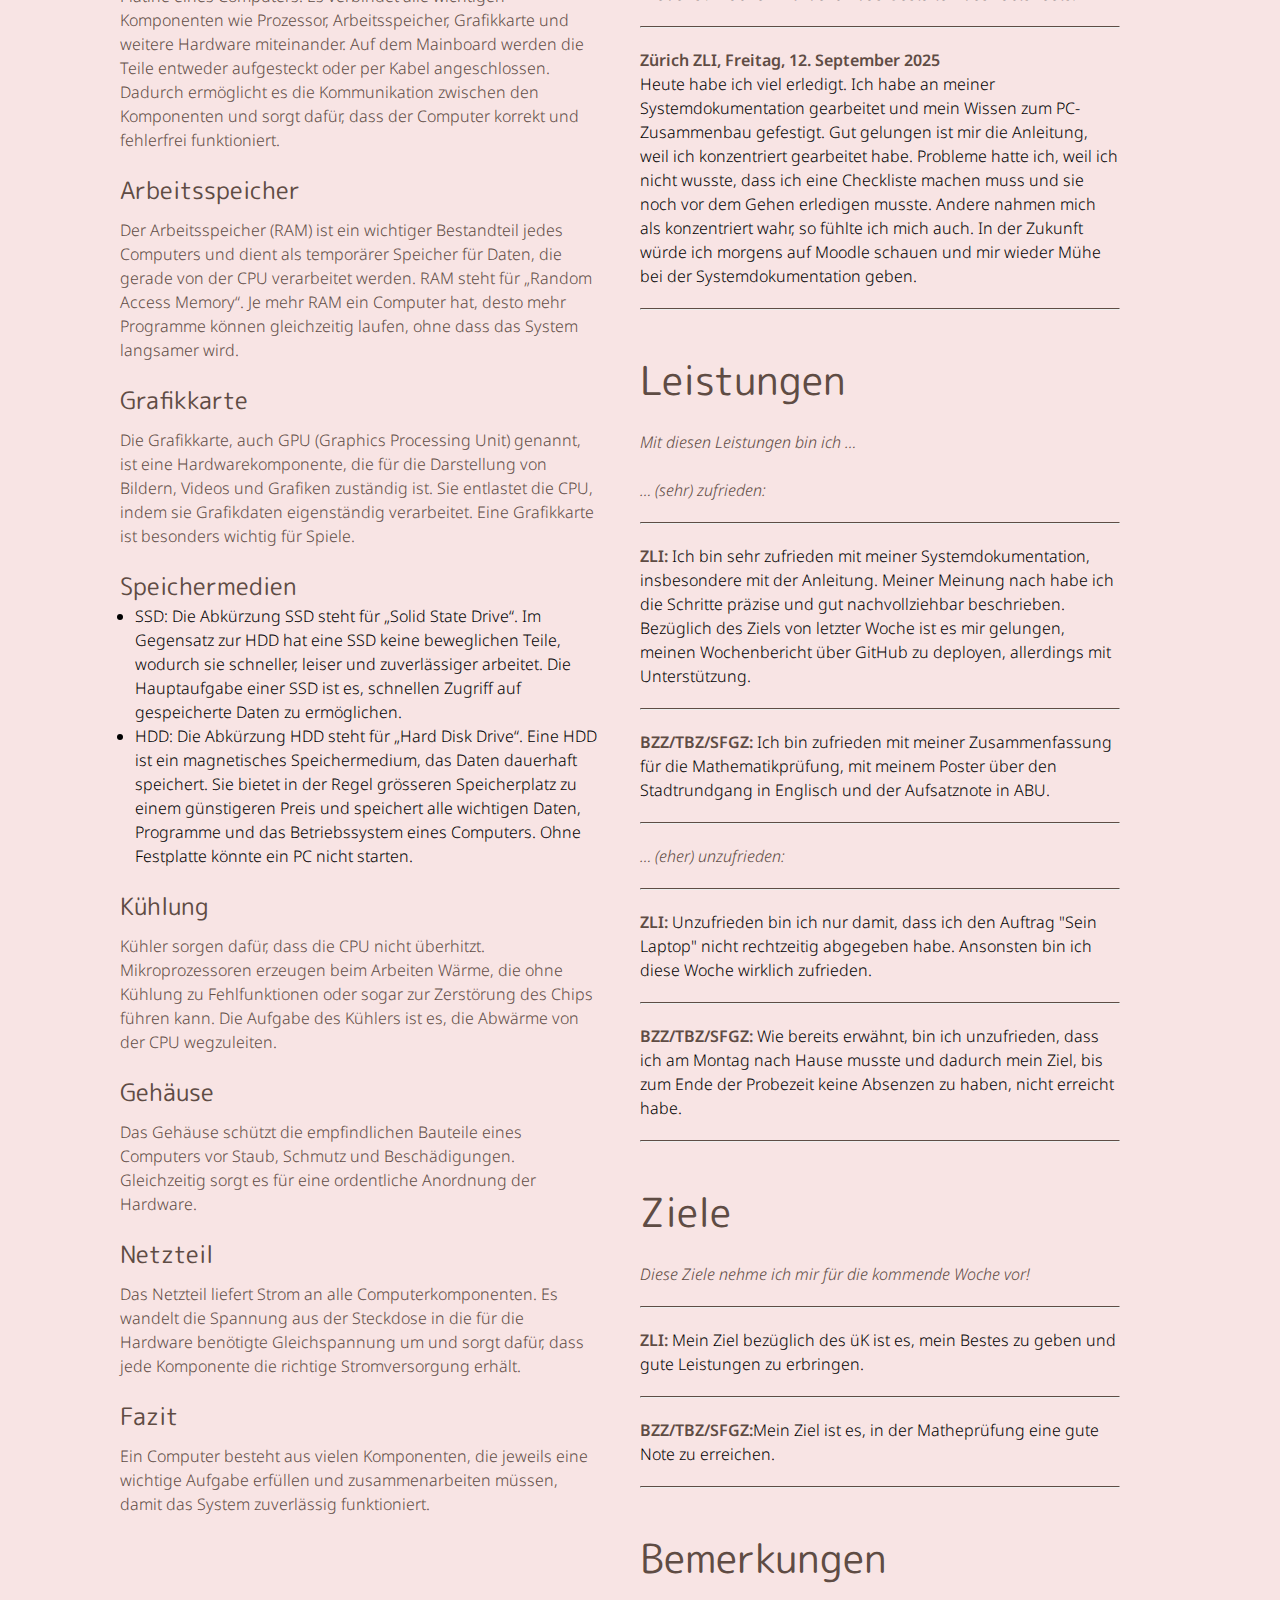
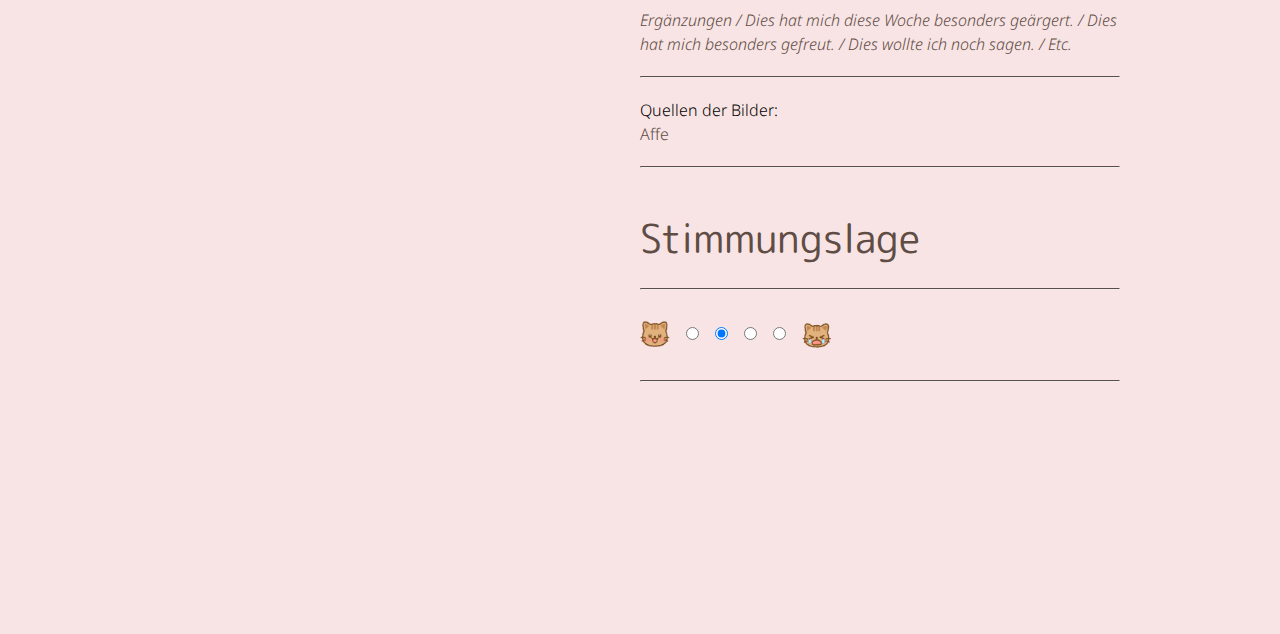
<file: kw_37_2025.html>
<!DOCTYPE html>
<html lang="de">

<head>
  <meta charset="utf-8">
  <meta name="viewport" content="width=device-width, initial-scale=1.0">
  <title>Wochenbericht KW37 2025, Teodora Stokic, Informatikerin EFZ, Fachrichtung Applikationsentwicklung</title>
  <link rel="stylesheet" href="css/style.css">
  <link rel="stylesheet" href="css/prism.css">
  <link rel="shortcut icon" href="favicon.ico" type="image/x-icon">
  <link rel="shortcut icon" href="favicon.ico">
  <link rel="icon" type="image/png" href="images/favicon.png" sizes="32x32">
  <link rel="icon" type="image/png" href="images/favicon.png" sizes="96x96">
  <link rel="apple-touch-icon" sizes="180x180" href="images/favicon.png">
  <meta name="msapplication-TileImage" content="images/favicon.png">
</head>

<body>

  <!-- - - - - - - - - - - - Kopfzeile Start - - - - - - - - - - - -->
  <header class="fade-in-up">

    <!-- Logo Start -->
    <a href="index.html">
      <div class="logo">
        <img src="images/logo.png"alt="Mein Foto">
      </div>
    </a>
    <!-- Logo Ende -->

    <!-- Text Start -->
    <div class="titel">
      <h1>Wochenbericht KW37 2025</h1>
      Teodora Stokic<br>
     Informatikerin EFZ, Fachrichtung Applikationsentwicklung
    </div>
    <!-- Text Ende -->

    <!-- Navigation Start -->
    <nav>
      <div class="arrow"><a href="kw_36_2025.html" title="Back"><img src="images/arrow_back.png"></a></div>
      <div class="overview"><a href="index.html" title="Overview"><img src="images/hamburger.png"></a></div>
      <div class="arrow"><a href="index.html" title="Next"><img src="images/arrow_next.png"></a></div>
    </nav>
    <!-- Navigation Ende -->
     <div class="uhr" id="uhr"></div>

  </header>
  <!-- - - - - - - - - - - - Kopfzeile Ende - - - - - - - - - - - -->

  <!-- - - - - - - - - - - - Inhalt Start - - - - - - - - - - - -->
  <main>
    <!-- - - - - - - - - - - - Erste Spalte Start - - - - - - - - - - - -->
    <section class="fade-in-up">

      <!-- Beitrag Wochenbericht Start -->
      <article class="fade-in-up">
        <h2>Bauteile eines PCs</h2>
        <img src="images/pc_komponenten.png"alt="PC Komponenten beschriftet">
        <legend><a href="https://softwareg.com.au/de-de/blogs/computerhardware-1/teile-der-desktop-computerhardware?srsltid=AfmBOorz99ZuQbg-s2i9V0-f9VGRXbG7TXQ7AMBhXEhj8ALZ9a47EqUR" alt="PC Komponenten beschriftet">
      PC Komponenten
    </a>
        </legend>
        <h4>Der erste Personal Computer war der MITS Altair 8800 von 1975 und markiert den Beginn der modernen PC-Ära. Mit ihm erzielten auch Softwareentwickler wie Bill Gates und Paul Allen grosse Erfolge.
        Ein PC besteht aus verschiedenen Komponenten, die jeweils eine wichtige Aufgabe erfüllen. In diesem Fachbericht werden die wichtigsten PC-Komponenten vorgestellt und ihre Funktionen erklärt.</h4>
        <h3>CPU</h3>
        <p>Die CPU steht für „Central Processing Unit“, auf Deutsch die Zentrale Verarbeitungseinheit. Sie ist das Herzstück eines jeden Computers und übernimmt die wichtigsten Aufgaben: Sie führt Befehle aus, verarbeitet Daten und sorgt dafür, dass alle anderen Komponenten zusammenarbeiten. Man kann sich die CPU wie das Gehirn des Computers vorstellen, ohne sie würde kein Programm laufen und keine Berechnung funktionieren.  Die CPU besteht aus Millionen von winzigen Transistoren, die elektrische Signale verarbeiten. Sie arbeitet in sogenannten Taktraten, gemessen in Gigahertz (GHz), was angibt, wie viele Befehle sie pro Sekunde ausführen kann. Je höher die Taktrate, desto schneller kann die CPU arbeiten.
        </p>       
         <h3>Motherboard</h3>
        <p>Das Motherboard, auch Hauptplatine genannt, ist die zentrale Platine eines Computers. Es verbindet alle wichtigen Komponenten wie Prozessor, Arbeitsspeicher, Grafikkarte und weitere Hardware miteinander. Auf dem Mainboard werden die Teile entweder aufgesteckt oder per Kabel angeschlossen. Dadurch ermöglicht es die Kommunikation zwischen den Komponenten und sorgt dafür, dass der Computer korrekt und fehlerfrei funktioniert.</p>
        <h3>Arbeitsspeicher</h3>
        <p>Der Arbeitsspeicher (RAM) ist ein wichtiger Bestandteil jedes Computers und dient als temporärer Speicher für Daten, die gerade von der CPU verarbeitet werden. RAM steht für „Random Access Memory“. Je mehr RAM ein Computer hat, desto mehr Programme können gleichzeitig laufen, ohne dass das System langsamer wird.
        </p>
        <h3>Grafikkarte</h3>
        <p>Die Grafikkarte, auch GPU (Graphics Processing Unit) genannt, ist eine Hardwarekomponente, die für die Darstellung von Bildern, Videos und Grafiken zuständig ist. Sie entlastet die CPU, indem sie Grafikdaten eigenständig verarbeitet. Eine Grafikkarte ist besonders wichtig für Spiele.</p>
        <h3>Speichermedien</h3>
        <ul>
          <li>SSD: Die Abkürzung SSD steht für „Solid State Drive“. Im Gegensatz zur HDD hat eine SSD keine beweglichen Teile, wodurch sie schneller, leiser und zuverlässiger arbeitet. Die Hauptaufgabe einer SSD ist es, schnellen Zugriff auf gespeicherte Daten zu ermöglichen.</li>
          <li>HDD: Die Abkürzung HDD steht für „Hard Disk Drive“. Eine HDD ist ein magnetisches Speichermedium, das Daten dauerhaft speichert. Sie bietet in der Regel grösseren Speicherplatz zu einem günstigeren Preis und speichert alle wichtigen Daten, Programme und das Betriebssystem eines Computers. Ohne Festplatte könnte ein PC nicht starten.</li>
        </ul>
        <h3>Kühlung</h3>
        <p>Kühler sorgen dafür, dass die CPU nicht überhitzt. Mikroprozessoren erzeugen beim Arbeiten Wärme, die ohne Kühlung zu Fehlfunktionen oder sogar zur Zerstörung des Chips führen kann. Die Aufgabe des Kühlers ist es, die Abwärme von der CPU wegzuleiten.</p>
        <h3>Gehäuse</h3>
        <p>Das Gehäuse schützt die empfindlichen Bauteile eines Computers vor Staub, Schmutz und Beschädigungen. Gleichzeitig sorgt es für eine ordentliche Anordnung der Hardware.</p>
        <h3>Netzteil</h3>
        <p>Das Netzteil liefert Strom an alle Computerkomponenten. Es wandelt die Spannung aus der Steckdose in die für die Hardware benötigte Gleichspannung um und sorgt dafür, dass jede Komponente die richtige Stromversorgung erhält.</p>
        <h3>Fazit</h3>
        <p>Ein Computer besteht aus vielen Komponenten, die jeweils eine wichtige Aufgabe erfüllen und zusammenarbeiten müssen, damit das System zuverlässig funktioniert.</p>
      </article>
      <!-- Beitrag Wochenbericht Ende -->

     

    </section>
    <!-- - - - - - - - - - - - Erste Spalte Ende - - - - - - - - - - - -->


    <!--- - - - - - - - - - - Zweite Spalte Start - - - - - - - - - - - -->
    <section class="fade-in-up">

      <!-- Tagesreflexionen Start -->
      <h2>Tagesreflexionen</h2>
      <i>Was ist mir gut gelungen? Wo hatte ich Probleme? Was habe ich heute gelernt? Was würde ich anders machen? Was
        würde ich wieder so machen? Wie habe ich mich gefühlt? Wie haben andere mich erlebt?</i><br><br>
      <hr>
      <strong>Zürich TBZ, Montag, 08. September 2025</strong><br>
      Am Montag war ich nur drei Stunden in der Schule, da ich starke Kopfschmerzen hatte und mir übel war, sodass ich mich nicht konzentrieren konnte. Das war enttäuschend, weil ich mir vorgenommen hatte, bis Ende der Probezeit keine Absenzen zu haben. Ich lernte, wie man Diagramme erstellt. Gut gelungen ist mir, dass ich trotz Beschwerden gearbeitet habe. Das würde ich wieder so machen, dennoch würde darauf achten, nicht lange zu warten, bis es unerträglich wird. Andere haben mich als krank erlebt.
      <hr>
      <strong>Zürich TBZ, Dienstag, 09. September 2025</strong><br>
      Am Dienstag haben wir im Englischunterricht ein Plakat über den Stadtrundgang von letzter Woche gestaltet. Im ABU konnte ich mein Wissen über unsere Rechte und Erwartungen erweitern. Danach behandelten wir in Mathematik Prozentrechnen, was für mich nichts Neues war. An diesem Tag konnte ich sehr viel erledigen. Ich war gut gelaunt und wurde wohl auch so wahrgenommen. Ich hatte keine Probleme und hoffe, dass meine Tage künftig genauso gut sind, weshalb ich rückblickend nichts ändern würde.
      <hr>
      <strong>Zürich ZLI, Mittwoch, 10. September 2025</strong><br>
      Am Mittwoch habe ich im ZLI gelernt, wie man eine Systemdokumentation schreibt. Gut gelungen ist mir das selbstständige Arbeiten, besonders bei der Wunsch-PC-Aufgabe, wo ich viele Bauteile kennengelernt habe. Probleme hatte ich beim Auftrag Sein Laptop, da mir einige Begriffe unbekannt waren und ich ihn nicht rechtzeitig abgeben konnte. Ich war produktiv & andere nahmen mich als entspannt wahr. Wieder so machen würde ich die Wunsch-PC-Aufgabe, anders die Zeitplanung bei der Sein-Laptop-Aufgabe.
       <hr>
      <strong>Zürich ZLI, Donnerstag, 11. September 2025</strong><br>
      Am Donnerstag habe ich gelernt, was ESD ist, welche Werkzeuge es gibt und wie man einen PC zusammenbaut. Gut gelungen sind mir die Zusammenarbeit und der PC-Aufbau. Probleme gab es beim Kabelmanagement, das wir gut gelöst haben. Ich hatte Spass, wurde wohl glücklich, aber etwas unsicher wahrgenommen. Anders machen würde ich mich mehr trauen, wieder so machen würde ich das Gestalten des Factsheets.
      <hr>
      <strong>Zürich ZLI, Freitag, 12. September 2025</strong><br>
      Heute habe ich viel erledigt. Ich habe an meiner Systemdokumentation gearbeitet und mein Wissen zum PC-Zusammenbau gefestigt. Gut gelungen ist mir die Anleitung, weil ich konzentriert gearbeitet habe. Probleme hatte ich, weil ich nicht wusste, dass ich eine Checkliste machen muss und sie noch vor dem Gehen erledigen musste. Andere nahmen mich als konzentriert wahr, so fühlte ich mich auch. In der Zukunft würde ich morgens auf Moodle schauen und mir wieder Mühe bei der Systemdokumentation geben.
      <hr>
      <!-- Tagesreflexionen Ende -->

      <!-- Leistungen Start -->
      <h2>Leistungen</h2>
      <i>Mit diesen Leistungen bin ich …</i><br><br>
      <i>… (sehr) zufrieden:</i>
      <hr>
      <strong>ZLI:</strong> Ich bin sehr zufrieden mit meiner Systemdokumentation, insbesondere mit der Anleitung. Meiner Meinung nach habe ich die Schritte präzise und gut nachvollziehbar beschrieben. Bezüglich des Ziels von letzter Woche ist es mir gelungen, meinen Wochenbericht über GitHub zu deployen, allerdings mit Unterstützung.
      <hr>
      <strong>BZZ/TBZ/SFGZ:</strong> Ich bin zufrieden mit meiner Zusammenfassung für die Mathematikprüfung, mit meinem Poster über den Stadtrundgang in Englisch und der Aufsatznote in ABU.
      <hr>
      <i>… (eher) unzufrieden:</i>
      <hr>
      <strong>ZLI:</strong> Unzufrieden bin ich nur damit, dass ich den Auftrag "Sein Laptop" nicht rechtzeitig abgegeben habe. Ansonsten bin ich diese Woche wirklich zufrieden.
      <hr>
      <strong>BZZ/TBZ/SFGZ:</strong> Wie bereits erwähnt, bin ich unzufrieden, dass ich am Montag nach Hause musste und dadurch mein Ziel, bis zum Ende der Probezeit keine Absenzen zu haben, nicht erreicht habe.
      <hr>
      <!-- Leistungen Ende -->

      <!-- Ziele Start -->
      <h2>Ziele</h2>
      <i>Diese Ziele nehme ich mir für die kommende Woche vor!</i>
      <hr>
      <strong>ZLI:</strong> Mein Ziel bezüglich des üK ist es, mein Bestes zu geben und gute Leistungen zu erbringen.<br>
      <hr>
      <strong>BZZ/TBZ/SFGZ:</strong>Mein Ziel ist es, in der Matheprüfung eine gute Note zu erreichen.<br>
      <hr>
      <!-- Ziele Ende -->

      <!-- Bemerkungen Start -->
      <h2>Bemerkungen</h2>
      <i>Ergänzungen / Dies hat mich diese Woche besonders geärgert. / Dies hat mich besonders gefreut. / Dies wollte
        ich noch sagen. / Etc.</i>
      <hr> Quellen der Bilder:
      <br>
      <a href="https://media.istockphoto.com/id/1140109823/vector/monkey-hanging-on-liana-vector-illustration-cute-animal.jpg?s=612x612&w=0&k=20&c=LoE1cx7TCNXOpftlfEq914LZTFhNoSzx9KEXlE1JpzQ=" target="_blank" alt="Ein Affe, der sich an einer Liane festhält">
      Affe
      <hr>
      <!-- Bemerkungen Ende -->

      <!-- Stimmungen Start !!! Bitte entsprechender Radiobutton auf «checked="checked"» setzten !!! -->
      <h2>Stimmungslage</h2>
      <hr>
      <img src="images/icon_happy.png" style="width: 30px; height: 30px; vertical-align: -20px;">&nbsp;&nbsp;&nbsp;
      <input type="radio" name="stimmungslage">&nbsp;&nbsp;&nbsp;
      <input type="radio" name="stimmungslage"checked="checked">&nbsp;&nbsp;&nbsp;
      <input type="radio" name="stimmungslage">&nbsp;&nbsp;&nbsp;
      <input type="radio" name="stimmungslage">&nbsp;&nbsp;&nbsp;
      <img src="images/icon_sad.png" style="width: 30px; height: 30px; vertical-align: -20px;">
      <hr>
      <!-- Stimmungen Ende -->

    </section>
    <!-- - - - - - - - - - - - Zweite Spalte Ende - - - - - - - - - - - -->
  </main>
  <!-- - - - - - - - - - - - Inhalt Ende - - - - - - - - - - - -->


  <!-- - - - - - - - - - - - Fusszeile Start - - - - - - - - - - - -->
  <footer class="fade-in-up">
    <strong>Wochenbericht KW37 2025</strong><br>
    Teodora Stokic<br>
    Informatikerin EFZ, Fachrichtung Applikationsentwicklung
  </footer>
  <!-- - - - - - - - - - - - Fusszeile Ende - - - - - - - - - - - -->

  <script src="js/fadein.js"></script>
  <script src="js/prism.js"></script>
   
<div id="scrollBar"></div>
<img src="images/monkey.png" id="monkey" alt="Affe">

</body>

</html>
</file>
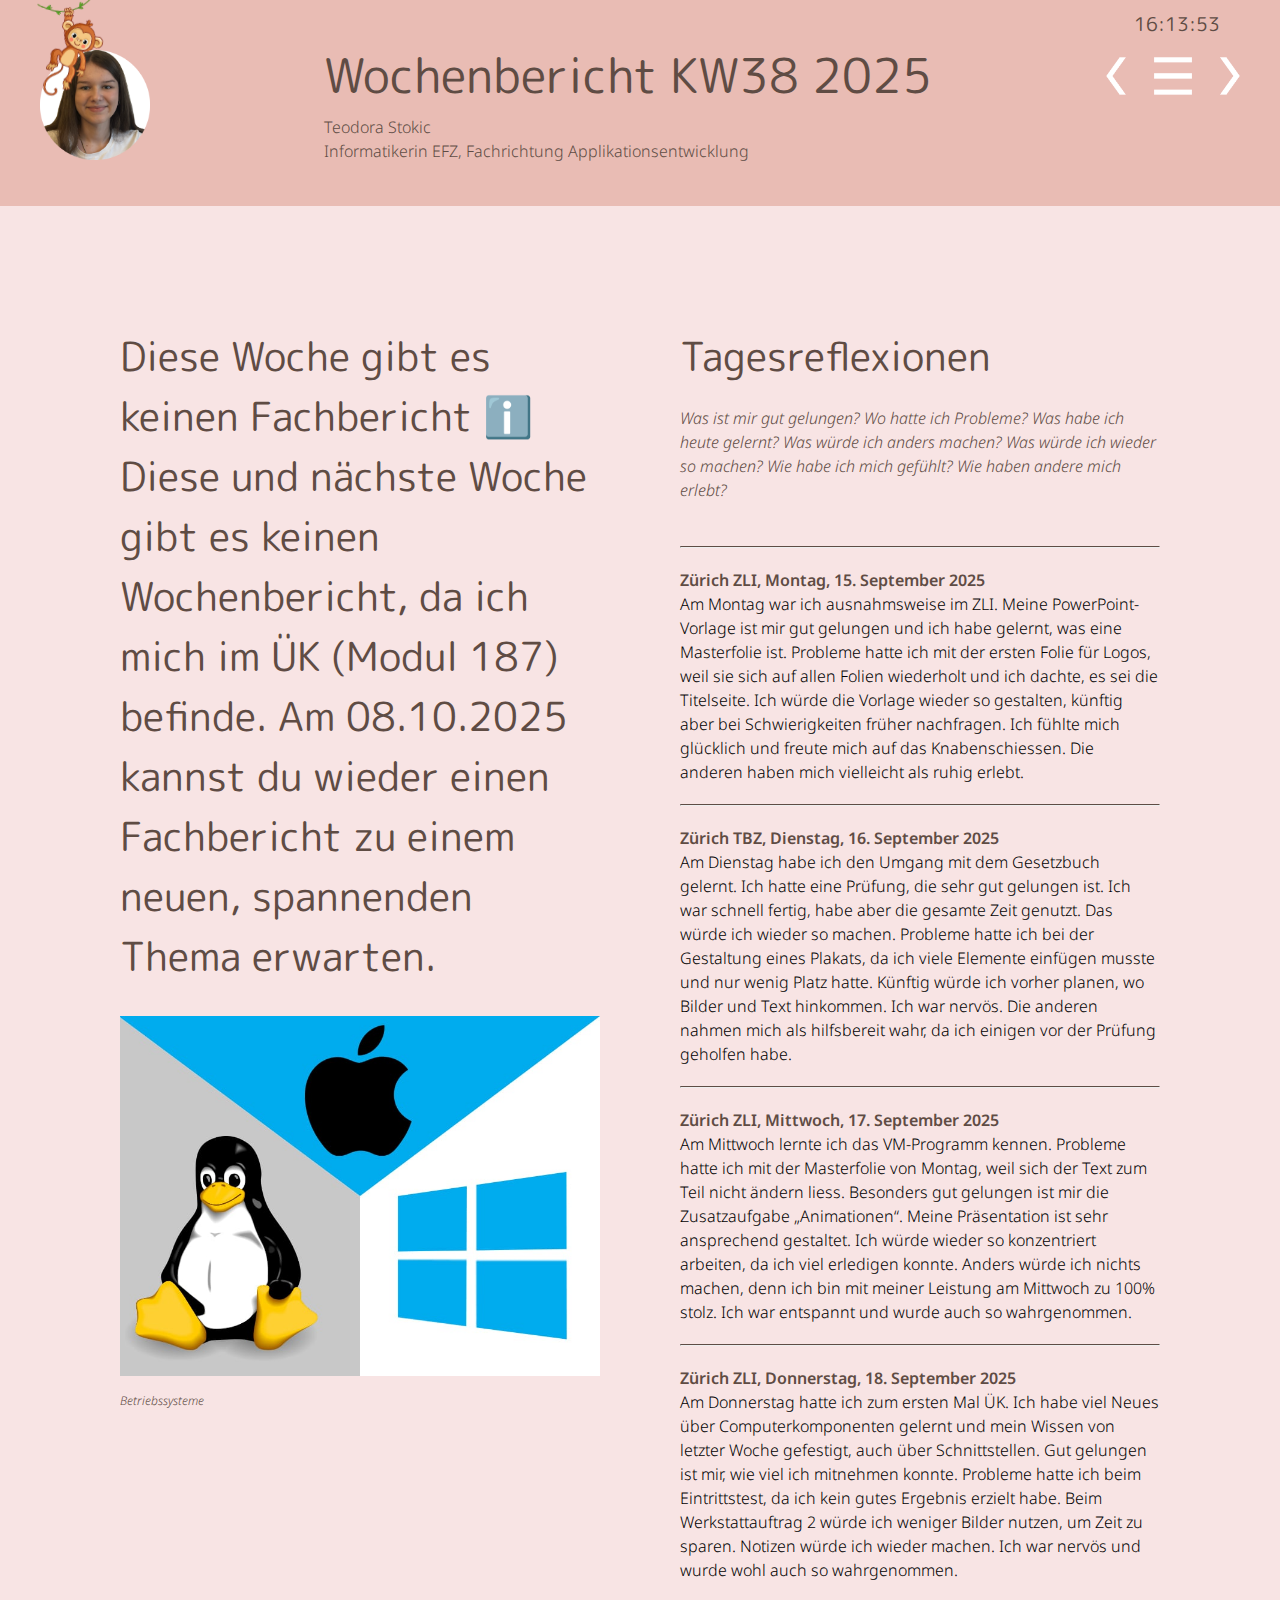
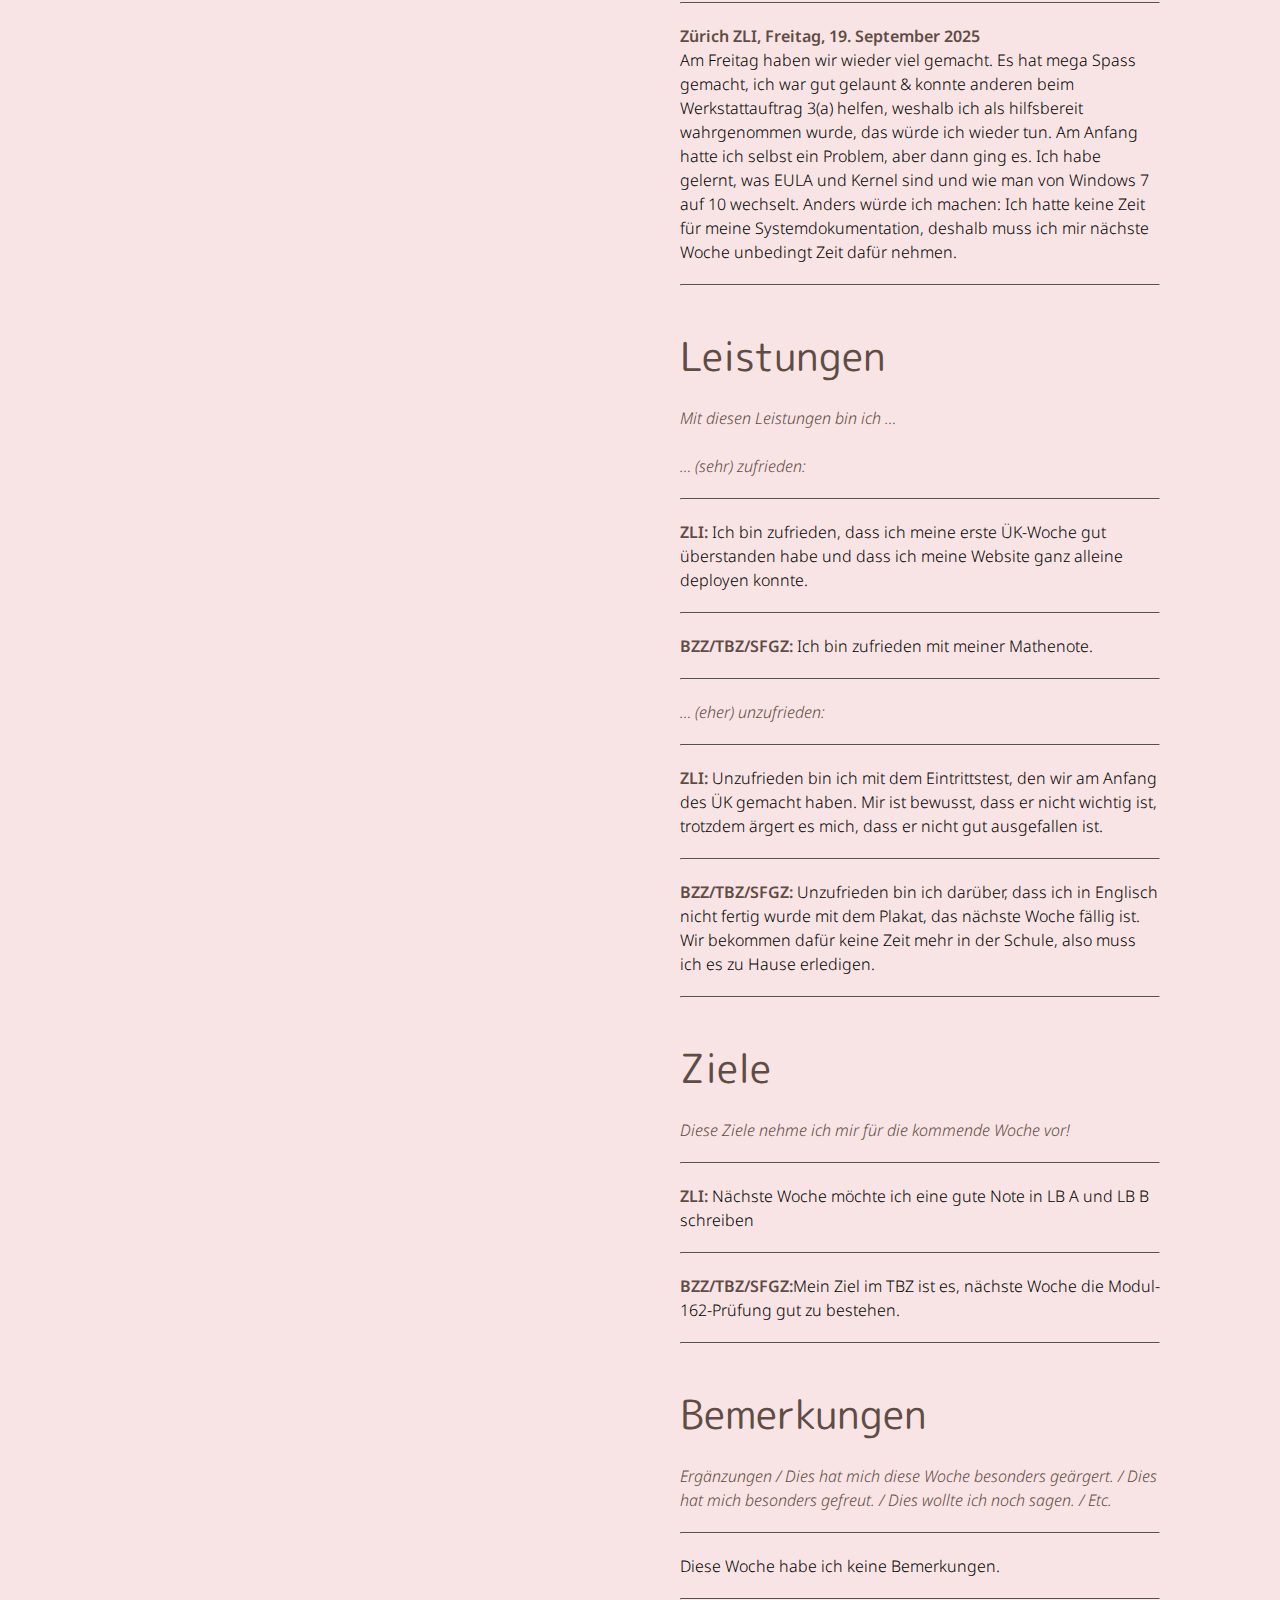
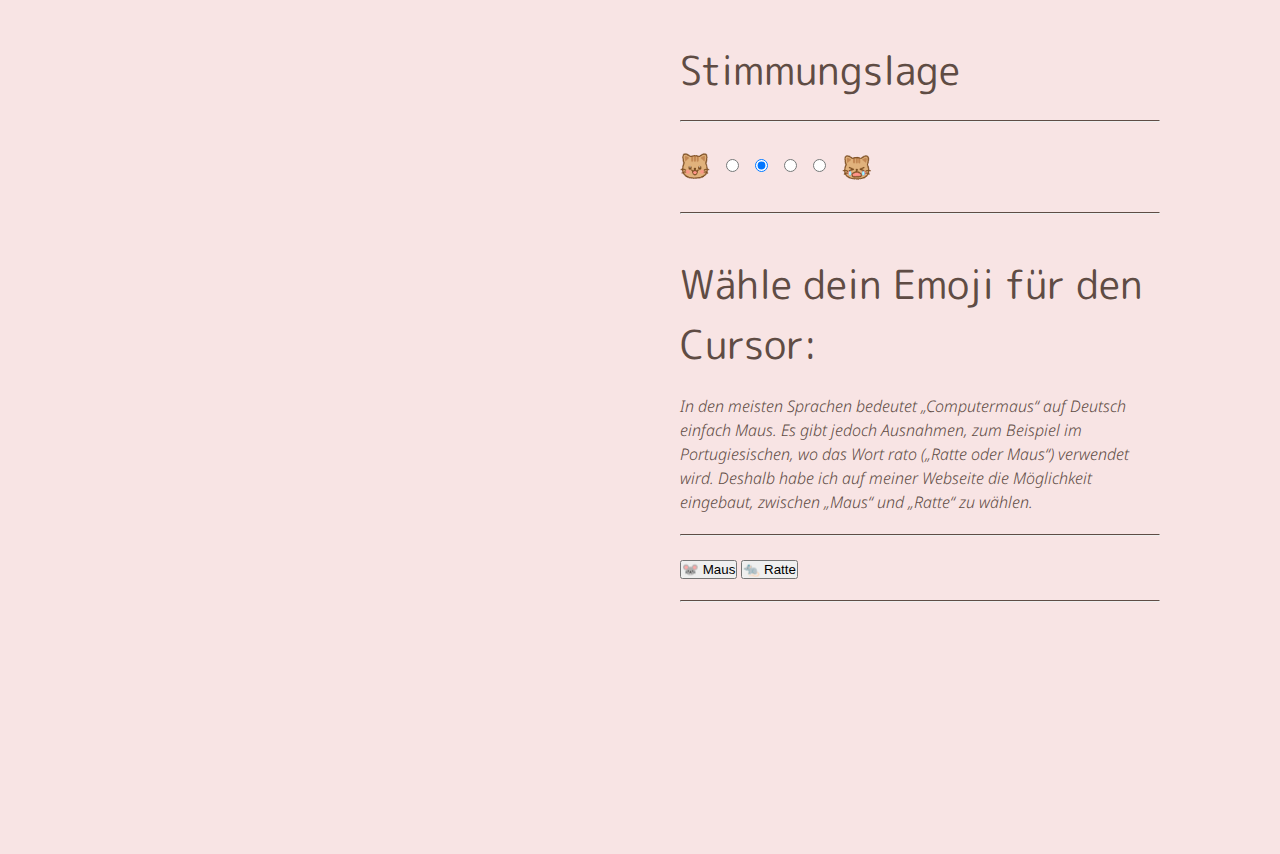
<file: kw_38_2025.html>
<!DOCTYPE html>
<html lang="de">

<head>
  <meta charset="utf-8">
  <meta name="viewport" content="width=device-width, initial-scale=1.0">
  <title>Wochenbericht KW38 2025, Teodora Stokic, Informatikerin EFZ, Fachrichtung Applikationsentwicklung</title>
  <link rel="stylesheet" href="css/style.css">
  <link rel="stylesheet" href="css/prism.css">
  <link rel="shortcut icon" href="favicon.ico" type="image/x-icon">
  <link rel="shortcut icon" href="favicon.ico">
  <link rel="icon" type="image/png" href="images/favicon.png" sizes="32x32">
  <link rel="icon" type="image/png" href="images/favicon.png" sizes="96x96">
  <link rel="apple-touch-icon" sizes="180x180" href="images/favicon.png">
  <meta name="msapplication-TileImage" content="images/favicon.png">
</head>

<body>

  <!-- - - - - - - - - - - - Kopfzeile Start - - - - - - - - - - - -->
  <header class="fade-in-up">

    <!-- Logo Start -->
    <a href="index.html">
      <div class="logo">
        <img src="images/logo.png"alt="Mein Foto">
      </div>
    </a>
    <!-- Logo Ende -->

    <!-- Text Start -->
    <div class="titel">
      <h1>Wochenbericht KW38 2025</h1>
      Teodora Stokic<br>
     Informatikerin EFZ, Fachrichtung Applikationsentwicklung
    </div>
    <!-- Text Ende -->

    <!-- Navigation Start -->
    <nav>
      <div class="arrow"><a href="kw_37_2025.html" title="Back"><img src="images/arrow_back.png"></a></div>
      <div class="overview"><a href="index.html" title="Overview"><img src="images/hamburger.png"></a></div>
      <div class="arrow"><a href="index.html" title="Next"><img src="images/arrow_next.png"></a></div>
    </nav>
    <!-- Navigation Ende -->
     <div class="uhr" id="uhr"></div>

  </header>
  <!-- - - - - - - - - - - - Kopfzeile Ende - - - - - - - - - - - -->

  <!-- - - - - - - - - - - - Inhalt Start - - - - - - - - - - - -->
  <main>
    <!-- - - - - - - - - - - - Erste Spalte Start - - - - - - - - - - - -->
    <section class="fade-in-up">

      <!-- Beitrag Wochenbericht Start -->
      <article class="fade-in-up">
        <h2>Diese Woche gibt es keinen Fachbericht
    <!-- span mit Klasse "tooltip": erzeugt ein kleines Info-Symbol, über das man hovern kann -->
    <span class="tooltip">ℹ️
        <!-- span mit Klasse "tooltiptext": enthält den Text, der beim Hover angezeigt wird -->
        <span class="tooltiptext">
            Diese und nächste Woche gibt es keinen Wochenbericht, 
            da ich mich im ÜK (Modul 187) befinde. 
            Am 08.10.2025 kannst du wieder einen Fachbericht zu einem neuen, spannenden Thema erwarten.
        </span>
    </span>
  </h2>
        <img src="images/betriebssysteme.jpg"alt="Einige betriebssysteme im Überblick">
        <legend><a href="https://www.teltarif.de/img/betriebssysteme/tag_betriebssysteme-1og.jpg" alt="Einige betriebssysteme im Überblick">
      Betriebssysteme
    </a>
      </article>
      <!-- Beitrag Wochenbericht Ende -->

     

    </section>
    <!-- - - - - - - - - - - - Erste Spalte Ende - - - - - - - - - - - -->


    <!--- - - - - - - - - - - Zweite Spalte Start - - - - - - - - - - - -->
    <section class="fade-in-up">

      <!-- Tagesreflexionen Start -->
      <h2>Tagesreflexionen</h2>
      <i>Was ist mir gut gelungen? Wo hatte ich Probleme? Was habe ich heute gelernt? Was würde ich anders machen? Was
        würde ich wieder so machen? Wie habe ich mich gefühlt? Wie haben andere mich erlebt?</i><br><br>
      <hr>
      <strong>Zürich ZLI, Montag, 15. September 2025</strong><br>
      Am Montag war ich ausnahmsweise im ZLI. Meine PowerPoint-Vorlage ist mir gut gelungen und ich habe gelernt, was eine Masterfolie ist. Probleme hatte ich mit der ersten Folie für Logos, weil sie sich auf allen Folien wiederholt und ich dachte, es sei die Titelseite. Ich würde die Vorlage wieder so gestalten, künftig aber bei Schwierigkeiten früher nachfragen. Ich fühlte mich glücklich und freute mich auf das Knabenschiessen. Die anderen haben mich vielleicht als ruhig erlebt.
      <hr>
      <strong>Zürich TBZ, Dienstag, 16. September 2025</strong><br>
      Am Dienstag habe ich den Umgang mit dem Gesetzbuch gelernt. Ich hatte eine Prüfung, die sehr gut gelungen ist. Ich war schnell fertig, habe aber die gesamte Zeit genutzt. Das würde ich wieder so machen. Probleme hatte ich bei der Gestaltung eines Plakats, da ich viele Elemente einfügen musste und nur wenig Platz hatte. Künftig würde ich vorher planen, wo Bilder und Text hinkommen. Ich war nervös. Die anderen nahmen mich als hilfsbereit wahr, da ich einigen vor der Prüfung geholfen habe.
      <hr>
      <strong>Zürich ZLI, Mittwoch, 17. September 2025</strong><br>
      Am Mittwoch lernte ich das VM-Programm kennen. Probleme hatte ich mit der Masterfolie von Montag, weil sich der Text zum Teil nicht ändern liess. Besonders gut gelungen ist mir die Zusatzaufgabe „Animationen“. Meine Präsentation ist sehr ansprechend gestaltet. Ich würde wieder so konzentriert arbeiten, da ich viel erledigen konnte. Anders würde ich nichts machen, denn ich bin mit meiner Leistung am Mittwoch zu 100% stolz. Ich war entspannt und wurde auch so wahrgenommen.
       <hr>
      <strong>Zürich ZLI, Donnerstag, 18. September 2025</strong><br>
      Am Donnerstag hatte ich zum ersten Mal ÜK. Ich habe viel Neues über Computerkomponenten gelernt und mein Wissen von letzter Woche gefestigt, auch über Schnittstellen. Gut gelungen ist mir, wie viel ich mitnehmen konnte. Probleme hatte ich beim Eintrittstest, da ich kein gutes Ergebnis erzielt habe. Beim Werkstattauftrag 2 würde ich weniger Bilder nutzen, um Zeit zu sparen. Notizen würde ich wieder machen. Ich war nervös und wurde wohl auch so wahrgenommen.
      <hr>
      <strong>Zürich ZLI, Freitag, 19. September 2025</strong><br>
      Am Freitag haben wir wieder viel gemacht. Es hat mega Spass gemacht, ich war gut gelaunt & konnte anderen beim Werkstattauftrag 3(a) helfen, weshalb ich als hilfsbereit wahrgenommen wurde, das würde ich wieder tun. Am Anfang hatte ich selbst ein Problem, aber dann ging es. Ich habe gelernt, was EULA und Kernel sind und wie man von Windows 7 auf 10 wechselt. Anders würde ich machen: Ich hatte keine Zeit für meine Systemdokumentation, deshalb muss ich mir nächste Woche unbedingt Zeit dafür nehmen.
      <hr>
     
      <!-- Tagesreflexionen Ende -->

      <!-- Leistungen Start -->
      <h2>Leistungen</h2>
      <i>Mit diesen Leistungen bin ich …</i><br><br>
      <i>… (sehr) zufrieden:</i>
      <hr>
      <strong>ZLI:</strong>  Ich bin zufrieden, dass ich meine erste ÜK-Woche gut überstanden habe und dass ich meine Website ganz alleine deployen konnte.
      <hr>
      <strong>BZZ/TBZ/SFGZ:</strong> Ich bin zufrieden mit meiner Mathenote.
      <hr>
      <i>… (eher) unzufrieden:</i> 
      <hr>
      <strong>ZLI:</strong> Unzufrieden bin ich mit dem Eintrittstest, den wir am Anfang des ÜK gemacht haben. Mir ist bewusst, dass er nicht wichtig ist, trotzdem ärgert es mich, dass er nicht gut ausgefallen ist.
      <hr>
      <strong>BZZ/TBZ/SFGZ:</strong> Unzufrieden bin ich darüber, dass ich in Englisch nicht fertig wurde mit dem Plakat, das nächste Woche fällig ist. Wir bekommen dafür keine Zeit mehr in der Schule, also muss ich es zu Hause erledigen.
      <hr>
      <!-- Leistungen Ende -->

      <!-- Ziele Start -->
      <h2>Ziele</h2>
      <i>Diese Ziele nehme ich mir für die kommende Woche vor!</i>
      <hr>
      <strong>ZLI:</strong> Nächste Woche möchte ich eine gute Note in LB A und LB B schreiben<br>
      <hr>
      <strong>BZZ/TBZ/SFGZ:</strong>Mein Ziel im TBZ ist es, nächste Woche die Modul-162-Prüfung gut zu bestehen.<br>
      <hr>
      <!-- Ziele Ende -->

      <!-- Bemerkungen Start -->
      <h2>Bemerkungen</h2>
      <i>Ergänzungen / Dies hat mich diese Woche besonders geärgert. / Dies hat mich besonders gefreut. / Dies wollte
        ich noch sagen. / Etc.</i>
      <hr>
      Diese Woche habe ich keine Bemerkungen.
      <hr>
      <!-- Bemerkungen Ende -->

      <!-- Stimmungen Start !!! Bitte entsprechender Radiobutton auf «checked="checked"» setzten !!! -->
      <h2>Stimmungslage</h2>
      <hr>
      <img src="images/icon_happy.png" style="width: 30px; height: 30px; vertical-align: -20px;">&nbsp;&nbsp;&nbsp;
      <input type="radio" name="stimmungslage">&nbsp;&nbsp;&nbsp;
      <input type="radio" name="stimmungslage"checked="checked">&nbsp;&nbsp;&nbsp;
      <input type="radio" name="stimmungslage">&nbsp;&nbsp;&nbsp;
      <input type="radio" name="stimmungslage">&nbsp;&nbsp;&nbsp;
      <img src="images/icon_sad.png" style="width: 30px; height: 30px; vertical-align: -20px;">
      <hr>
       <h2>Wähle dein Emoji für den Cursor:</h2>
        <i>In den meisten Sprachen bedeutet „Computermaus“ auf Deutsch einfach Maus. Es gibt jedoch Ausnahmen, zum Beispiel im Portugiesischen, wo das Wort rato („Ratte oder Maus“) verwendet wird. Deshalb habe ich auf meiner Webseite die Möglichkeit eingebaut, zwischen „Maus“ und „Ratte“ zu wählen.</i>
      <hr>
       <button onclick="setCursor('🐭')">🐭 Maus</button>
<button onclick="setCursor('🐀')">🐀 Ratte</button>
<hr>
      <!-- Stimmungen Ende -->

    </section>
    <!-- - - - - - - - - - - - Zweite Spalte Ende - - - - - - - - - - - -->
  </main>
  <!-- - - - - - - - - - - - Inhalt Ende - - - - - - - - - - - -->


  <!-- - - - - - - - - - - - Fusszeile Start - - - - - - - - - - - -->
  <footer class="fade-in-up">
    <strong>Wochenbericht KW38 2025</strong><br>
    Teodora Stokic<br>
    Informatikerin EFZ, Fachrichtung Applikationsentwicklung
  </footer>
  <!-- - - - - - - - - - - - Fusszeile Ende - - - - - - - - - - - -->

  <script src="js/fadein.js"></script>
  <script src="js/prism.js"></script>
   
<div id="scrollBar"></div>
<img src="images/monkey.png" id="monkey" alt="Affe">

</body>

</html>
</file>
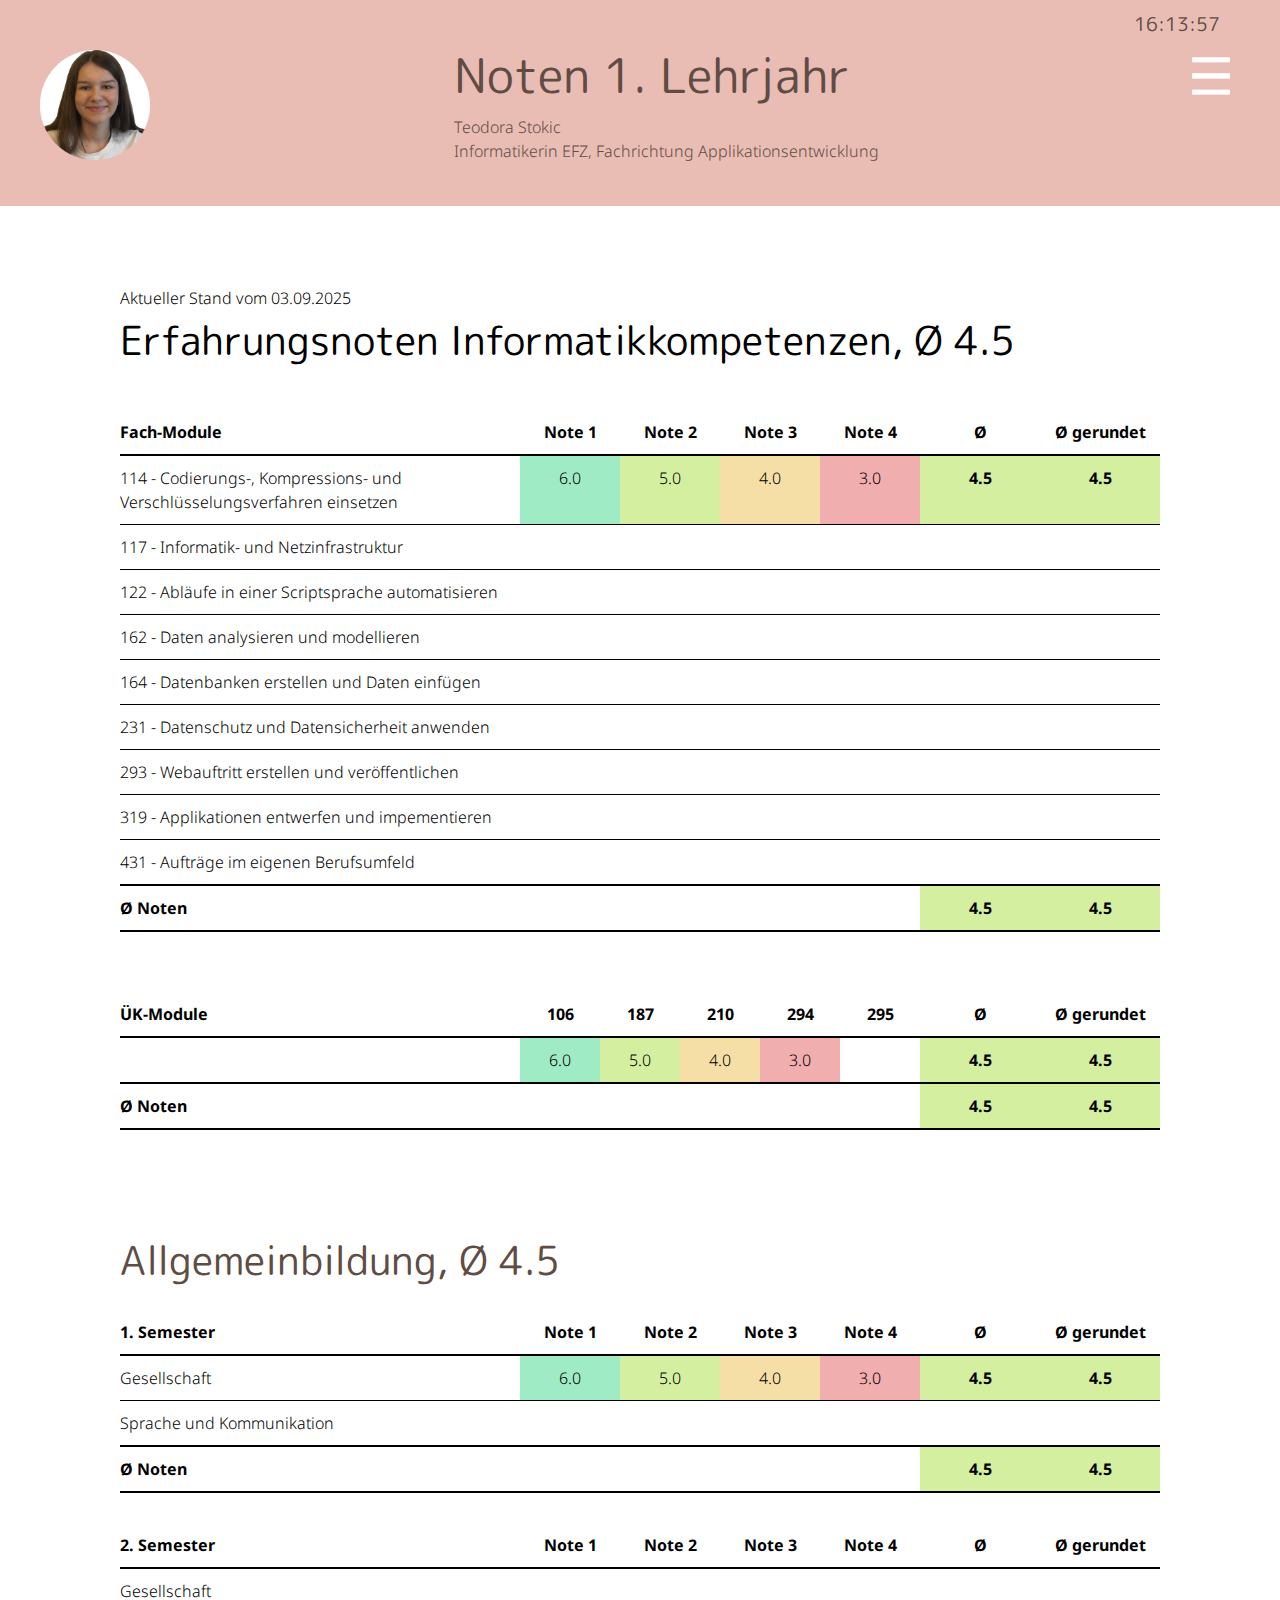
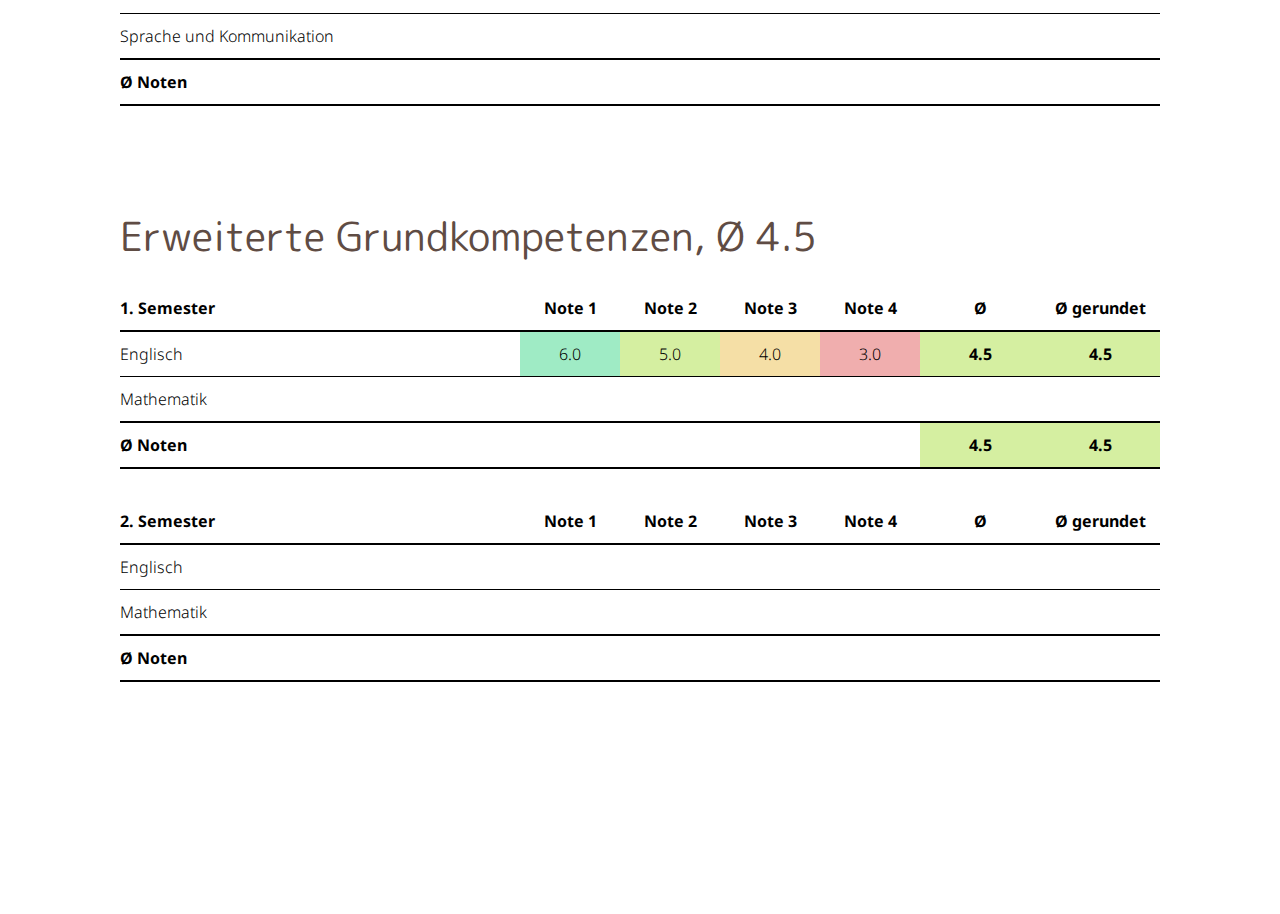
<file: noten_api_abu_2025_2026.html>
<!DOCTYPE html>
<html lang="de">

<head>
  <meta charset="utf-8" />
  <meta name="viewport" content="width=device-width, initial-scale=1.0" />
  <title>Noten 1. Lehrjahr, Teodora Stokic, Informatikerin EFZ, Fachrichtung Applikationsentwicklung</title>
  <link rel="stylesheet" href="css/style.css" />
  <link rel="stylesheet" href="css/noten.css" />
  <link rel="stylesheet" href="css/prism.css" />
  <link rel="shortcut icon" href="favicon.ico" type="image/x-icon" />
  <link rel="shortcut icon" href="favicon.ico" />
  <link rel="icon" type="image/png" href="images/favicon.png" sizes="32x32" />
  <link rel="icon" type="image/png" href="images/favicon.png" sizes="96x96" />
  <link rel="apple-touch-icon" sizes="180x180" href="images/favicon.png" />
  <meta name="msapplication-TileImage" content="images/favicon.png" />
</head>

<body>
  <!-- - - - - - - - - - - - Kopfzeile Start - - - - - - - - - - - -->
  <header class="fade-in-up">
    <!-- Logo Start -->
    <a href="index.html">
      <div class="logo">
        <img src="images/logo.png"alt="Mein Foto">
      </div>
    </a>
    <!-- Logo Ende -->
    <!-- Text Start -->
    <div class="titel">
      <h1>Noten 1. Lehrjahr</h1>
      Teodora Stokic<br />
      Informatikerin EFZ, Fachrichtung Applikationsentwicklung
    </div>
    <!-- Text Ende -->
    <!-- Navigation Start -->
    <nav>
      <div class="overview">
        <a href="index.html" title="Overview"><img src="images/hamburger.png" /></a>
      </div>
    </nav>
    <!-- Navigation Ende -->
     <div class="uhr" id="uhr"></div>
  </header>
  <!-- - - - - - - - - - - - Kopfzeile Ende - - - - - - - - - - - -->
  <!-- - - - - - - - - - - - Inhalt Start - - - - - - - - - - - -->
  <main class="fade-in-up">
    <!-- - - - - - - - - - - - Notentabelle Start - - - - - - - - - - - -->
    <section id="noten">
      Aktueller Stand vom 03.09.2025
      <h2 id="competencies">
        Erfahrungsnoten Informatikkompetenzen, Ø
        <span id="competencies-grade"></span>
      </h2>
      <table>
        <thead>
          <tr>
            <td>Fach-Module</td>
            <td>Note 1</td>
            <td>Note 2</td>
            <td>Note 3</td>
            <td>Note 4</td>
            <td>Ø</td>
            <td>Ø gerundet</td>
          </tr>
        </thead>
        <tbody data-weight="0.8" data-view="competencies" data-title="Fach-Module">
          <tr>
            <td>
              114 - Codierungs-, Kompressions- und Verschlüsselungsverfahren
              einsetzen
            </td>
            <td title="Noteneintrag vom 00.00.20XX">6.0</td>
            <td title="Noteneintrag vom 00.00.20XX">5.0</td>
            <td title="Noteneintrag vom 00.00.20XX">4.0</td>
            <td title="Noteneintrag vom 00.00.20XX">3.0</td>
            <td><!-- placeholder Ø --></td>
            <td><!-- placeholder Ø gerundet --></td>
          </tr>
          <tr>
            <td>117 - Informatik- und Netzinfrastruktur</td>
            <td title="Noteneintrag vom 00.00.20XX"></td>
            <td title="Noteneintrag vom 00.00.20XX"></td>
            <td title="Noteneintrag vom 00.00.20XX"></td>
            <td title="Noteneintrag vom 00.00.20XX"></td>
            <td><!-- placeholder Ø --></td>
            <td><!-- placeholder Ø gerundet --></td>
          </tr>
          <tr>
            <td>122 - Abläufe in einer Scriptsprache automatisieren</td>
            <td title="Noteneintrag vom 00.00.20XX"></td>
            <td title="Noteneintrag vom 00.00.20XX"></td>
            <td title="Noteneintrag vom 00.00.20XX"></td>
            <td title="Noteneintrag vom 00.00.20XX"></td>
            <td><!-- placeholder Ø --></td>
            <td><!-- placeholder Ø gerundet --></td>
          </tr>
          <tr>
            <td>162 - Daten analysieren und modellieren</td>
            <td title="Noteneintrag vom 00.00.20XX"></td>
            <td title="Noteneintrag vom 00.00.20XX"></td>
            <td title="Noteneintrag vom 00.00.20XX"></td>
            <td title="Noteneintrag vom 00.00.20XX"></td>
            <td><!-- placeholder Ø --></td>
            <td><!-- placeholder Ø gerundet --></td>
          </tr>
          <tr>
            <td>164 - Datenbanken erstellen und Daten einfügen</td>
            <td title="Noteneintrag vom 00.00.20XX"></td>
            <td title="Noteneintrag vom 00.00.20XX"></td>
            <td title="Noteneintrag vom 00.00.20XX"></td>
            <td title="Noteneintrag vom 00.00.20XX"></td>
            <td><!-- placeholder Ø --></td>
            <td><!-- placeholder Ø gerundet --></td>
          </tr>
          <tr>
            <td>231 - Datenschutz und Datensicherheit anwenden</td>
            <td title="Noteneintrag vom 00.00.20XX"></td>
            <td title="Noteneintrag vom 00.00.20XX"></td>
            <td title="Noteneintrag vom 00.00.20XX"></td>
            <td title="Noteneintrag vom 00.00.20XX"></td>
            <td><!-- placeholder Ø --></td>
            <td><!-- placeholder Ø gerundet --></td>
          </tr>
          <tr>
            <td>293 - Webauftritt erstellen und veröffentlichen</td>
            <td title="Noteneintrag vom 00.00.20XX"></td>
            <td title="Noteneintrag vom 00.00.20XX"></td>
            <td title="Noteneintrag vom 00.00.20XX"></td>
            <td title="Noteneintrag vom 00.00.20XX"></td>
            <td><!-- placeholder Ø --></td>
            <td><!-- placeholder Ø gerundet --></td>
          </tr>
          <tr>
            <td>319 - Applikationen entwerfen und impementieren</td>
            <td title="Noteneintrag vom 00.00.20XX"></td>
            <td title="Noteneintrag vom 00.00.20XX"></td>
            <td title="Noteneintrag vom 00.00.20XX"></td>
            <td title="Noteneintrag vom 00.00.20XX"></td>
            <td><!-- placeholder Ø --></td>
            <td><!-- placeholder Ø gerundet --></td>
          </tr>
          <tr>
            <td>431 - Aufträge im eigenen Berufsumfeld</td>
            <td title="Noteneintrag vom 00.00.20XX"></td>
            <td title="Noteneintrag vom 00.00.20XX"></td>
            <td title="Noteneintrag vom 00.00.20XX"></td>
            <td title="Noteneintrag vom 00.00.20XX"></td>
            <td><!-- placeholder Ø --></td>
            <td><!-- placeholder Ø gerundet --></td>
          </tr>
          <tr>
            <td colspan="5">Ø Noten</td>
            <td><!-- placeholder Ø --></td>
            <td><!-- placeholder Ø gerundet --></td>
          </tr>
        </tbody>
      </table>
      <p></p>
      <p></p>
      <table>
        <thead>
          <tr>
            <td>ÜK-Module</td>
            <td>106</td>
            <td>187</td>
            <td>210</td>
            <td>294</td>
            <td>295</td>
            <td>Ø</td>
            <td>Ø gerundet</td>
          </tr>
        </thead>
        <tbody data-weight="0.2" data-view="competencies" data-title="ÜK-Module">
          <tr>
            <td>
              <!-- placeholder -->
            </td>
            <td title="Noteneintrag vom 00.00.20XX">6.0</td>
            <td title="Noteneintrag vom 00.00.20XX">5.0</td>
            <td title="Noteneintrag vom 00.00.20XX">4.0</td>
            <td title="Noteneintrag vom 00.00.20XX">3.0</td>
            <td title="Noteneintrag vom 00.00.20XX"></td>
            <td><!-- placeholder Ø --></td>
            <td><!-- placeholder Ø gerundet --></td>
          </tr>
          <tr>
            <td colspan="6">Ø Noten</td>
            <td><!-- placeholder Ø --></td>
            <td><!-- placeholder Ø gerundet --></td>
          </tr>
        </tbody>
      </table>
      <p></p>
      <p></p>
      <h2 id="abu">Allgemeinbildung, Ø <span id="abu-grade"></span></h2>
      <table>
        <thead>
          <tr>
            <td>1. Semester</td>
            <td>Note 1</td>
            <td>Note 2</td>
            <td>Note 3</td>
            <td>Note 4</td>
            <td>Ø</td>
            <td>Ø gerundet</td>
          </tr>
        </thead>
        <tbody data-weight="0.5" data-view="abu" data-title="1. Semester">
          <tr>
            <td>Gesellschaft</td>
            <td title="Noteneintrag vom 00.00.20XX">6.0</td>
            <td title="Noteneintrag vom 00.00.20XX">5.0</td>
            <td title="Noteneintrag vom 00.00.20XX">4.0</td>
            <td title="Noteneintrag vom 00.00.20XX">3.0</td>
            <td><!-- placeholder Ø --></td>
            <td><!-- placeholder Ø gerundet --></td>
          </tr>
          <tr>
            <td>Sprache und Kommunikation</td>
            <td title="Noteneintrag vom 00.00.20XX"></td>
            <td title="Noteneintrag vom 00.00.20XX"></td>
            <td title="Noteneintrag vom 00.00.20XX"></td>
            <td title="Noteneintrag vom 00.00.20XX"></td>
            <td><!-- placeholder Ø --></td>
            <td><!-- placeholder Ø gerundet --></td>
          </tr>
          <tr>
            <td colspan="5">Ø Noten</td>
            <td><!-- placeholder Ø --></td>
            <td><!-- placeholder Ø gerundet --></td>
          </tr>
        </tbody>
      </table>
      <p></p>
      <table>
        <thead>
          <tr>
            <td>2. Semester</td>
            <td>Note 1</td>
            <td>Note 2</td>
            <td>Note 3</td>
            <td>Note 4</td>
            <td>Ø</td>
            <td>Ø gerundet</td>
          </tr>
        </thead>
        <tbody data-weight="0.5" data-view="abu" data-title="2. Semester">
          <tr>
            <td>Gesellschaft</td>
            <td title="Noteneintrag vom 00.00.20XX"></td>
            <td title="Noteneintrag vom 00.00.20XX"></td>
            <td title="Noteneintrag vom 00.00.20XX"></td>
            <td title="Noteneintrag vom 00.00.20XX"></td>
            <td><!-- placeholder Ø --></td>
            <td><!-- placeholder Ø gerundet --></td>
          </tr>
          <tr>
            <td>Sprache und Kommunikation</td>
            <td title="Noteneintrag vom 00.00.20XX"></td>
            <td title="Noteneintrag vom 00.00.20XX"></td>
            <td title="Noteneintrag vom 00.00.20XX"></td>
            <td title="Noteneintrag vom 00.00.20XX"></td>
            <td><!-- placeholder Ø --></td>
            <td><!-- placeholder Ø gerundet --></td>
          </tr>
          <tr>
            <td colspan="5">Ø Noten</td>
            <td><!-- placeholder Ø --></td>
            <td><!-- placeholder Ø gerundet --></td>
          </tr>
        </tbody>
      </table>
      <p></p>
      <p></p>
      <h2 id="egk">
        Erweiterte Grundkompetenzen, Ø <span id="egk-grade"></span>
      </h2>
      <table>
        <thead>
          <tr>
            <td>1. Semester</td>
            <td>Note 1</td>
            <td>Note 2</td>
            <td>Note 3</td>
            <td>Note 4</td>
            <td>Ø</td>
            <td>Ø gerundet</td>
          </tr>
        </thead>
        <tbody data-weight="0.5" data-view="egk" data-title="1. Semester">
          <tr>
            <td>Englisch</td>
            <td title="Noteneintrag vom 00.00.20XX">6.0</td>
            <td title="Noteneintrag vom 00.00.20XX">5.0</td>
            <td title="Noteneintrag vom 00.00.20XX">4.0</td>
            <td title="Noteneintrag vom 00.00.20XX">3.0</td>
            <td><!-- placeholder Ø --></td>
            <td><!-- placeholder Ø gerundet --></td>
          </tr>
          <tr>
            <td>Mathematik</td>
            <td title="Noteneintrag vom 00.00.20XX"></td>
            <td title="Noteneintrag vom 00.00.20XX"></td>
            <td title="Noteneintrag vom 00.00.20XX"></td>
            <td title="Noteneintrag vom 00.00.20XX"></td>
            <td><!-- placeholder Ø --></td>
            <td><!-- placeholder Ø gerundet --></td>
          </tr>
          <tr>
            <td colspan="5">Ø Noten</td>
            <td><!-- placeholder Ø --></td>
            <td><!-- placeholder Ø gerundet --></td>
          </tr>
        </tbody>
      </table>
      <p></p>
      <table>
        <thead>
          <tr>
            <td>2. Semester</td>
            <td>Note 1</td>
            <td>Note 2</td>
            <td>Note 3</td>
            <td>Note 4</td>
            <td>Ø</td>
            <td>Ø gerundet</td>
          </tr>
        </thead>
        <tbody data-weight="0.5" data-view="egk" data-title="2. Semester">
          <tr>
            <td>Englisch</td>
            <td title="Noteneintrag vom 00.00.20XX"></td>
            <td title="Noteneintrag vom 00.00.20XX"></td>
            <td title="Noteneintrag vom 00.00.20XX"></td>
            <td title="Noteneintrag vom 00.00.20XX"></td>
            <td><!-- placeholder Ø --></td>
            <td><!-- placeholder Ø gerundet --></td>
          </tr>
          <tr>
            <td>Mathematik</td>
            <td title="Noteneintrag vom 00.00.20XX"></td>
            <td title="Noteneintrag vom 00.00.20XX"></td>
            <td title="Noteneintrag vom 00.00.20XX"></td>
            <td title="Noteneintrag vom 00.00.20XX"></td>
            <td><!-- placeholder Ø --></td>
            <td><!-- placeholder Ø gerundet --></td>
          </tr>
          <tr>
            <td colspan="5">Ø Noten</td>
            <td><!-- placeholder Ø --></td>
            <td><!-- placeholder Ø gerundet --></td>
          </tr>
        </tbody>
      </table>
      <!-- Notentabelle Ende -->
    </section>
  </main>
  <!-- - - - - - - - - - - - Inhalt Ende - - - - - - - - - - - -->
  <!-- - - - - - - - - - - - Fusszeile Start - - - - - - - - - - - -->
  <footer class="fade-in-up">
    <strong>Notentabelle 1. Lehrjahr</strong><br />
    Teodora Stokic<br />
    Informatikerin EFZ, Fachrichtung Applikationsentwicklung
  </footer>
  <!-- - - - - - - - - - - - Fusszeile Ende - - - - - - - - - - - -->
  <script src="js/noten.js"></script>
  <script src="js/fadein.js"></script>
</body>

</html>
</file>
<file: css/style.css>
/* - - - - - - - - - Google Font Import - - - - - - - - - */

@import url('https://fonts.googleapis.com/css2?family=M+PLUS+Rounded+1c:wght@700&family=Noto+Sans:ital,wght@0,100;0,200;0,300;0,400;0,500;0,600;0,700;0,800;0,900;1,100;1,200;1,300;1,400;1,500;1,600;1,700;1,800;1,900&display=swap');

/* - - - - - - - - - Broswer Reset - - - - - - - - - */

* {
    padding: 0;
    margin: 0;
}

html,
body,
div,
span,
applet,
object,
iframe,
h1,
h2,
h3,
h4,
h5,
h6,
p,
blockquote,
pre,
a,
abbr,
acronym,
address,
big,
cite,
code,
del,
dfn,
em,
img,
ins,
kbd,
q,
s,
samp,
small,
strike,
strong,
sub,
sup,
tt,
var,
b,
u,
i,
center,
dl,
dt,
dd,
ol,
ul,
li,
fieldset,
form,
label,
legend,
table,
caption,
tbody,
tfoot,
thead,
tr,
th,
td,
article,
aside,
canvas,
details,
embed,
figure,
figcaption,
footer,
header,
hgroup,
menu,
nav,
output,
ruby,
section,
summary,
time,
mark,
audio,
video {
    margin: 0;
    padding: 0;
    border: 0;
    font-size: 100%;
    font: inherit;
    vertical-align: baseline;
}

article,
aside,
details,
figcaption,
figure,
footer,
header,
hgroup,
menu,
nav,
section {
    display: block;
}

:focus {
    outline: 0;
}

/* - - - - - - - - - HTML-Strukturelemente - - - - - - - - - */

body {
    background-color: rgb(248,228,228);
    font-size: 1em;
    line-height: 1.5;
    font-family: 'Noto Sans', sans-serif;
    font-weight: 300;
}

@media only screen and (max-width: 600px) {
    body {
        font-size: 0.75em;
    }
}

/* - - - - - - - - - Kopfzeile mit Logo, Titel und Navigation - - - - - - - - - */

header {
    background-color: rgb(233, 188, 180);
    color: rgb(95, 76, 68);
    padding: 40px;
    display: flex;
    flex-direction: row;
    justify-content: space-between;
    font-size: 100%;
    font-size: 1em;
}

@media only screen and (max-width: 720px) {
    header {
        flex-direction: column;
    }
}

/* Logo */
.logo {
    margin: 10px 0 0 0;
}

.logo img {
    height: 110px;
    width: 110px;
}

/* Textinhalt Kopfzeile */
.titel {
    margin: 0 20px 0 20px;
}

@media only screen and (max-width: 720px) {
    .titel {
        margin: 20px 0 20px 0;
    }
}

/* Navigation mit Pfeil- und Listenicons */
nav {
    display: flex;
    flex-direction: row;
    justify-content: end;
}

@media only screen and (max-width: 720px) {
    nav {
        justify-content: start;
    }
}

nav a:hover {
    transition: 0.5s;
    opacity: 0.5;
}

nav img {
    height: 38px;
    width: 38px;
}

.arrow {
    margin: 17px 0 0 0;
}

.overview {
    margin: 17px 10px 0 10px;
}

.uhr {
    position: absolute;
    top: 10px;       /* Abstand nach oben */
    right: 60px;     /* Abstand nach rechts, anpassen je nach Menü */
    font-size: 1.2em;
    font-family:'M PLUS Rounded 1c', sans-serif;
    color: rgb(95, 76, 68); 
    font-weight: 400;
}


/* - - - - - - - - - Inhaltsbereich - - - - - - - - - */

main {
    margin: 80px 120px;
    display: flex;
    flex-direction: row;
    justify-content: space-between;
}

main a {
    color: rgb(95, 76, 68);
    text-decoration: none;
}

main a:hover {
    color: rgba(96, 76, 68, 0.5);
    transition: 0.5s;
}

@media only screen and (max-width: 1200px) {
    main {
        flex-direction: column;
    }
}

@media only screen and (max-width: 720px) {
    main {
        margin: 40px 40px;
    }
}

@media only screen and (max-width: 480px) {
    main {
        margin: 40px 40px;
    }
}

/* Spaltenelement */
section {
    width: calc(50% - 40px);
}

@media only screen and (max-width: 1200px) {
    section {
        width: 100%;
    }
}

section img {
    width: 100%;
    margin: 10px 0;
}

/* Artikel */
article {
    margin: 0 0 80px 0;
}

@media only screen and (max-width: 720px) {
    article {
        margin: 0 0 60px 0;
    }
}


/* - - - - - - - - - Videocontainer - - - - - - - - -  */
.responsive-video {
    position: relative;
    padding-bottom: 56.25%;
    /*für 2:1 Verhältnis*/
    padding-top: 0px;
    height: 0;
    overflow: hidden;
}

.responsive-video iframe {
    position: absolute;
    top: 0;
    left: 0;
    width: 100%;
    height: 100%;
}

/* - - - - - - - - - Fusszeile - - - - - - - - - */

footer {
    background-color: rgb(95, 76, 68);
    padding: 40px;
    color: rgb(223, 188, 180);
}

/* - - - - - - - - - Textelemente - - - - - - - - - */

/* Uebergeordneter Titel */
h1 {
    font-size: 3em;
    line-height: 1.25em;
    font-family: 'M PLUS Rounded 1c', sans-serif;
    font-weight: 400;
    margin: 5px 0 10px 0;
}

@media only screen and (max-width: 600px) {
    h1 {
        font-size: 2.5em;
    }
}

/* Titel */
h2 {
    font-size: 2.5em;
    margin: 40px 0 20px 0;
    font-family: 'M PLUS Rounded 1c', sans-serif;
    font-weight: 400;
    color: rgb(95, 76, 68);
}

/* Untertitel */
h3 {
    font-size: 1.5em;
    font-family: 'M PLUS Rounded 1c', sans-serif;
    font-weight: 400;
    color: rgb(95, 76, 68);
}

/* Lead */
h4 {
    font-size: 1.5em;
    margin: 40px 0 40px 0;
    color: rgb(95, 76, 68);
}

/* Textabsatz */
p {
    margin: 10px 0 20px 0;
    color: rgb(95, 76, 68);
}

/* Fette Schrift */
strong {
    font-family: 'Noto Sans', sans-serif;
    font-weight: 600;
     color: rgb(95, 76, 68);
}

/* Kursive Schrift */
i {
    font-style: italic;
    color: rgb(95, 76, 68);
}

/* Link */
a {
    color: rgb(233, 188, 180);
    text-decoration: none;
}

/* Link Mouseover */
a:hover {
    color: rgba(255, 255, 255, 0.5);
    transition: 0.5s;
}

/* Bildlegende */
legend {
    font-size: 0.75em;
    font-weight: 300;
    font-style: italic;
    margin: 0 0 20px 0;
}

/* Trennlinie */
hr {
    border-top: 0.5px solid rgba(95, 76, 68, 1.0);
    margin: 20px 0 20px 0;
}

/* Aufzaehlung */
ul {
    margin: 0px 0 20px 15px;
}

/* Textmarkierung */
::selection {
    background: rgb(95, 76, 68);
    color: rgb(255, 255, 255);
}

/* ----------- Fade in ---------------------------------------------------------------------------- */

.fade-in-up {
    opacity: 0;
    transform: translateY(0px);
    transition: opacity 1s ease-in-out, transform 1.0s ease-in-out;
}

.fade-in-up.active {
    opacity: 1;
    transform: translateY(0);
}
/* ----------- Ende Fade in ----------------------------------------------------------------------- */
body {
    cursor: url('data:image/svg+xml;utf8,<svg xmlns="http://www.w3.org/2000/svg" width="64" height="64"><text x="0" y="48" font-size="48">🐭</text></svg>') 32 48, auto;
}
#scrollBar {                    /*# ist für ID, . ist für Klasse*/
  position: fixed;              
  top: 0;
  left: 0;
  height: 5px;
  width: 0%;
  background: green;
  z-index: 9999;
}
#monkey {
  position: fixed;                 /*bleibt an der Position auch beim scrollen. Dadurch kann es parallel zum Balken bewegt werden.*/         
  left: 0;                        /*startet links am Bildschirm */
  top: -25px;                    /*Abstand nach oben, damit es auf der Leiste ist*/
  width: 100px;                 /*Grösse des Affen*/
  z-index: 1000;               /*Der Affe liegt über normalen Inhalten, aber unter dem Balkent*/
  transform: rotate(10deg);   /*Drehen des Affen*/
  transform-origin: bottom left; /*er kippt von der unteren linken Ecke nach rechts oben*/
}
</file>
<file: css/prism.css>
/* PrismJS 1.28.0
https://prismjs.com/download.html#themes=prism&languages=[base64]&plugins=line-numbers */
code[class*=language-],pre[class*=language-]{color:#000;background:0 0;text-shadow:0 1px #fff;font-family:Consolas,Monaco,'Andale Mono','Ubuntu Mono',monospace;font-size:1em;text-align:left;white-space:pre;word-spacing:normal;word-break:normal;word-wrap:normal;line-height:1.5;-moz-tab-size:4;-o-tab-size:4;tab-size:4;-webkit-hyphens:none;-moz-hyphens:none;-ms-hyphens:none;hyphens:none}code[class*=language-] ::-moz-selection,code[class*=language-]::-moz-selection,pre[class*=language-] ::-moz-selection,pre[class*=language-]::-moz-selection{text-shadow:none;background:#b3d4fc}code[class*=language-] ::selection,code[class*=language-]::selection,pre[class*=language-] ::selection,pre[class*=language-]::selection{text-shadow:none;background:#b3d4fc}@media print{code[class*=language-],pre[class*=language-]{text-shadow:none}}pre[class*=language-]{padding:1em;margin:.5em 0;overflow:auto}:not(pre)>code[class*=language-],pre[class*=language-]{background:#f5f2f0}:not(pre)>code[class*=language-]{padding:.1em;border-radius:.3em;white-space:normal}.token.cdata,.token.comment,.token.doctype,.token.prolog{color:#708090}.token.punctuation{color:#999}.token.namespace{opacity:.7}.token.boolean,.token.constant,.token.deleted,.token.number,.token.property,.token.symbol,.token.tag{color:#905}.token.attr-name,.token.builtin,.token.char,.token.inserted,.token.selector,.token.string{color:#690}.language-css .token.string,.style .token.string,.token.entity,.token.operator,.token.url{color:#9a6e3a;background:hsla(0,0%,100%,.5)}.token.atrule,.token.attr-value,.token.keyword{color:#07a}.token.class-name,.token.function{color:#dd4a68}.token.important,.token.regex,.token.variable{color:#e90}.token.bold,.token.important{font-weight:700}.token.italic{font-style:italic}.token.entity{cursor:help}
pre[class*=language-].line-numbers{position:relative;padding-left:3.8em;counter-reset:linenumber}pre[class*=language-].line-numbers>code{position:relative;white-space:inherit}.line-numbers .line-numbers-rows{position:absolute;pointer-events:none;top:0;font-size:100%;left:-3.8em;width:3em;letter-spacing:-1px;border-right:1px solid #999;-webkit-user-select:none;-moz-user-select:none;-ms-user-select:none;user-select:none}.line-numbers-rows>span{display:block;counter-increment:linenumber}.line-numbers-rows>span:before{content:counter(linenumber);color:#999;display:block;padding-right:.8em;text-align:right}
</file>
<file: css/noten.css>
body {
  background-color: rgb(255, 255, 255);
}

section#noten {
  width: 100%;
  display: flex;
  flex-direction: column;
  align-items: left;
}

table {
  width: 100%;
  margin: 0;
}

th,
td {
  margin: 0;
  padding: 0;
}

table,
tr,
td {
  border-top: solid 0px rgb(255, 255, 255);
  border-left: solid 0px rgb(255, 255, 255);
  border-right: solid 0px rgb(255, 255, 255);
  border-bottom: solid 1px rgba(0, 0, 0, 1);
  padding-top: 10px;
  padding-bottom: 10px;
  border-collapse: collapse;
}

#competencies {
  width: 100%;
  color: rgb(0, 0, 0);
  margin: 0 0 40px 0;
}

thead {
  color: rgba(0, 0, 0, 1);
  font-weight: bold;
  border-bottom: solid 2px rgba(0, 0, 0, 1);
}

tbody tr:last-child {
  font-weight: bold;
  color: rgba(0, 0, 0, 1);
  border-top: solid 2px rgba(0, 0, 0, 1);
  border-bottom: solid 2px rgba(0, 0, 0, 1);
}

tbody td:nth-last-child(-n + 2) {
  font-weight: bold;
  width: 120px;
}

td:first-child {
  width: 600px;
  text-align: left;
}

@media only screen and (max-width: 1300px) {
  td:first-child {
    width: 400px;
  }
}

td {
  text-align: center;
}
</file>
